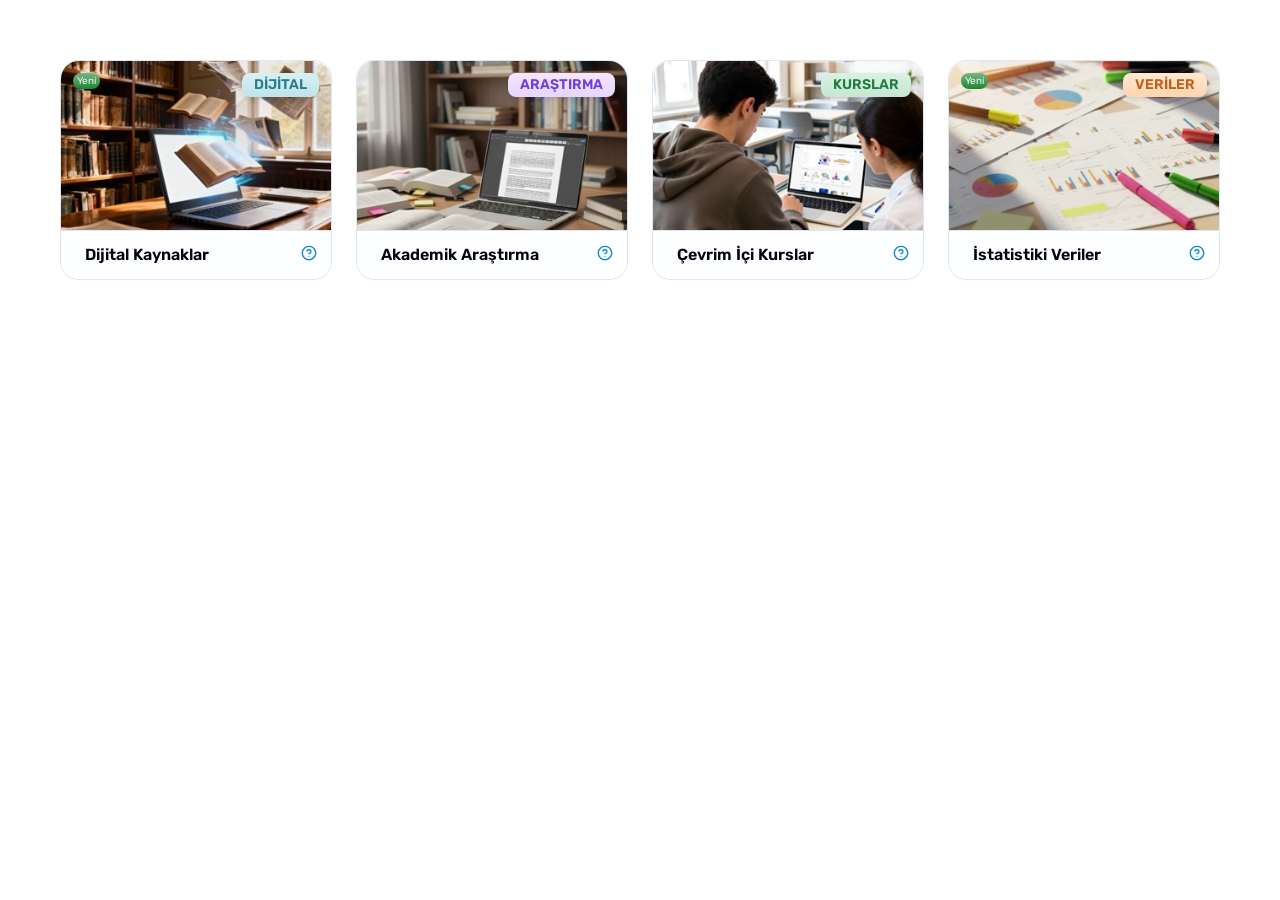
<file: index.html>
<!DOCTYPE html>
<html lang="tr">
<head>
    <meta charset="UTF-8">
    <meta name="viewport" content="width=device-width, initial-scale=1.0">
    <title>Dijital Öğrenme Köprüsü | OGM Materyal</title>
    <link rel="stylesheet" href="dijital-kopru.css">
</head>
<body>
    <div class="cards-container">
        <!-- Card 1: Dijital Kaynaklar -->
    <div class="card clickable" data-href="dijital-kaynaklar.html">
            <div class="card-image card-dijital-kutuphaneler">
                <div class="new-badge">Yeni</div>
                <div class="category-label label-aqua">DİJİTAL</div>
            </div>
            <div class="card-content">
                <div class="card-title">Dijital Kaynaklar</div>
                <div class="info-icon">
                    <img src="images/info.svg" alt="Info Icon" />
                    <div class="tooltip">Çevrimiçi kütüphane ve diğer yayınlardan yararlanabilmeniz ve araştırmalarınızda istifade edebilmeniz için ansiklopedi, kütüphane, gazete ve dergi arşivlerine bu bölümden ulaşabilirsiniz.</div>
                </div>
            </div>
        </div>

        <!-- Card 2: Akademik Araştırma -->
    <div class="card clickable" data-href="akademik-arastirma.html">
            <div class="card-image card-akademik-arastirma">
                <div class="category-label label-lavender">ARAŞTIRMA</div>
            </div>
            <div class="card-content">
                <div class="card-title">Akademik Araştırma</div>
                <div class="info-icon">
                    <img src="images/info.svg" alt="Info Icon" />
                    <div class="tooltip">Araştırma ve projelerinizde faydalanabileceğiniz makale, tez vb. akademik çalışmalara bu bölümden ulaşabilirsiniz.</div>
                </div>
            </div>
        </div>

        <!-- Card 3: Çevrim İçi Kurslar -->
    <div class="card clickable" data-href="kurslar.html">
            <div class="card-image card-cevrim-ici-kurslar">
                <div class="category-label label-jade">KURSLAR</div>
            </div>
            <div class="card-content">
                <div class="card-title">Çevrim İçi Kurslar</div>
                <div class="info-icon">
                    <img src="images/info.svg" alt="Info Icon" />
                    <div class="tooltip">Üniversitelerin ve kurumların birçok alanda hazırladığı çevrimiçi derslere ve kurs programlarına bu bölümden ulaşabilirsiniz.</div>
                </div>
            </div>
        </div>

        <!-- Card 4: İstatistiki Veriler -->
    <div class="card clickable" data-href="istatistiki-veri-kanallari.html">
            <div class="card-image card-istatistiki-veriler">
                <div class="new-badge">Yeni</div>
                <div class="category-label label-apricot">VERİLER</div>
            </div>
            <div class="card-content">
                <div class="card-title">İstatistiki Veriler</div>
                <div class="info-icon">
                    <img src="images/info.svg" alt="Info Icon" />
                    <div class="tooltip">Farklı alanlarda yapılmış çalışmaların istatistiki bilgilerine ve veri setlerine bu bölümden ulaşabilirsiniz.</div>
                </div>
            </div>
        </div>
    </div>
    </div>
        <script src="tooltip.js"></script>
        <script src="main.js"></script>
    </body>
</html>
</file>
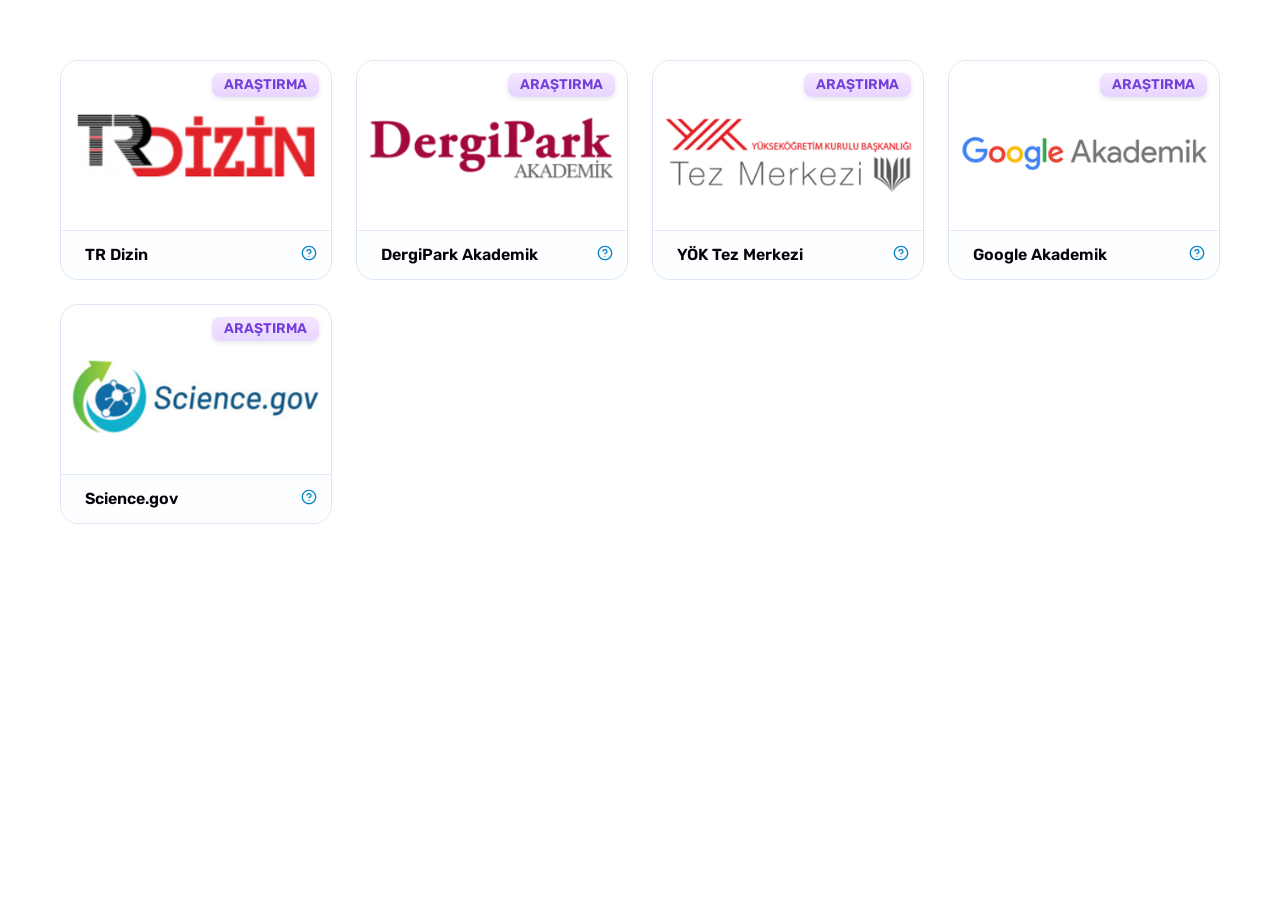
<file: akademik-arastirma.html>
<!DOCTYPE html>
<html lang="tr">
<head>
    <meta charset="UTF-8">
    <meta name="viewport" content="width=device-width, initial-scale=1.0">
    <title>Akademik Araştırma Siteleri | Dijital Öğrenme Köprüsü</title>
    <link rel="stylesheet" href="dijital-kopru.css">
</head>
<body>
    
    <div class="cards-container">
        <!-- TR Dizin -->
    <div class="card clickable" data-href="https://trdizin.gov.tr/" data-target="_blank">
            <div class="card-image white-bg logo-bg-tr-dizin">
                <div class="category-label label-lavender">ARAŞTIRMA</div>
            </div>
            <div class="card-content">
                <div class="card-title">TR Dizin</div>
                <div class="info-icon">
                    <img src="images/info.svg" alt="Info Icon" />
                    <div class="tooltip">Ulusal/uluslararası dizinlerde veya platformlarda yer alan dergilerin yanı sıra henüz hiç bir dizinde yer almayan, yayın hayatına yeni başlamış dergileri barındıran ulusal atıf dizinidir.</div>
                </div>
            </div>
        </div>

        <!-- DergiPark Akademik -->
    <div class="card clickable" data-href="https://dergipark.org.tr/" data-target="_blank">
            <div class="card-image white-bg logo-bg-dergipark">
                <div class="category-label label-lavender">ARAŞTIRMA</div>
            </div>
            <div class="card-content">
                <div class="card-title">DergiPark Akademik</div>
                <div class="info-icon">
                    <img src="images/info.svg" alt="Info Icon" />
                    <div class="tooltip">TÜBİTAK ULAKBİM çatısı altında, Türkiye'de yayınlanan akademik hakemli dergilerin yer aldığı ulusal atıf dizinidir.</div>
                </div>
            </div>
        </div>

        <!-- YÖK Tez Merkezi -->
    <div class="card clickable" data-href="https://tez.yok.gov.tr/UlusalTezMerkezi/" data-target="_blank">
            <div class="card-image white-bg logo-bg-yok-tez">
                <div class="category-label label-lavender">ARAŞTIRMA</div>
            </div>
            <div class="card-content">
                <div class="card-title">YÖK Tez Merkezi</div>
                <div class="info-icon">
                    <img src="images/info.svg" alt="Info Icon" />
                    <div class="tooltip">Yükseköğretim Kurulu Tez Merkezi'nde bulunan basılı bütün tezleri tarayarak, üye olduktan sonra izinli tezlere tam metin(pdf) olarak erişebileceğiniz bir sitedir.</div>
                </div>
            </div>
        </div>

        <!-- Google Akademik -->
    <div class="card clickable" data-href="https://scholar.google.com/" data-target="_blank">
            <div class="card-image white-bg logo-bg-google-akademik">
                <div class="category-label label-lavender">ARAŞTIRMA</div>
            </div>
            <div class="card-content">
                <div class="card-title">Google Akademik</div>
                <div class="info-icon">
                    <img src="images/info.svg" alt="Info Icon" />
                    <div class="tooltip">Akademik yayıncılardan, profesyonel topluluklardan, çevrimiçi veri havuzlarından, üniversitelerden ve diğer web sitelerinden makaleler, tezler, kitaplar, özetler ve mahkeme görüşleri gibi birçok kaynaktan bilimsel literatür için geniş çaplı arama motorudur.</div>
                </div>
            </div>
        </div>

        <!-- Science.gov -->
    <div class="card clickable" data-href="https://www.science.gov/" data-target="_blank">
            <div class="card-image white-bg logo-bg-science-gov">
                <div class="category-label label-lavender">ARAŞTIRMA</div>
            </div>
            <div class="card-content">
                <div class="card-title">Science.gov</div>
                <div class="info-icon">
                    <img src="images/info.svg" alt="Info Icon" />
                    <div class="tooltip">ABD hükümetinin, federal olarak finanse edilen bilimsel araştırma sonuçlarının yer aldığı devasa depolara, hazır erişim sağlayan resmi bir web sitesidir.</div>
                </div>
            </div>
        </div>
    </div>
    </div>
        <script src="tooltip.js"></script>
        <script src="main.js"></script>
    </body>
</html>
</file>
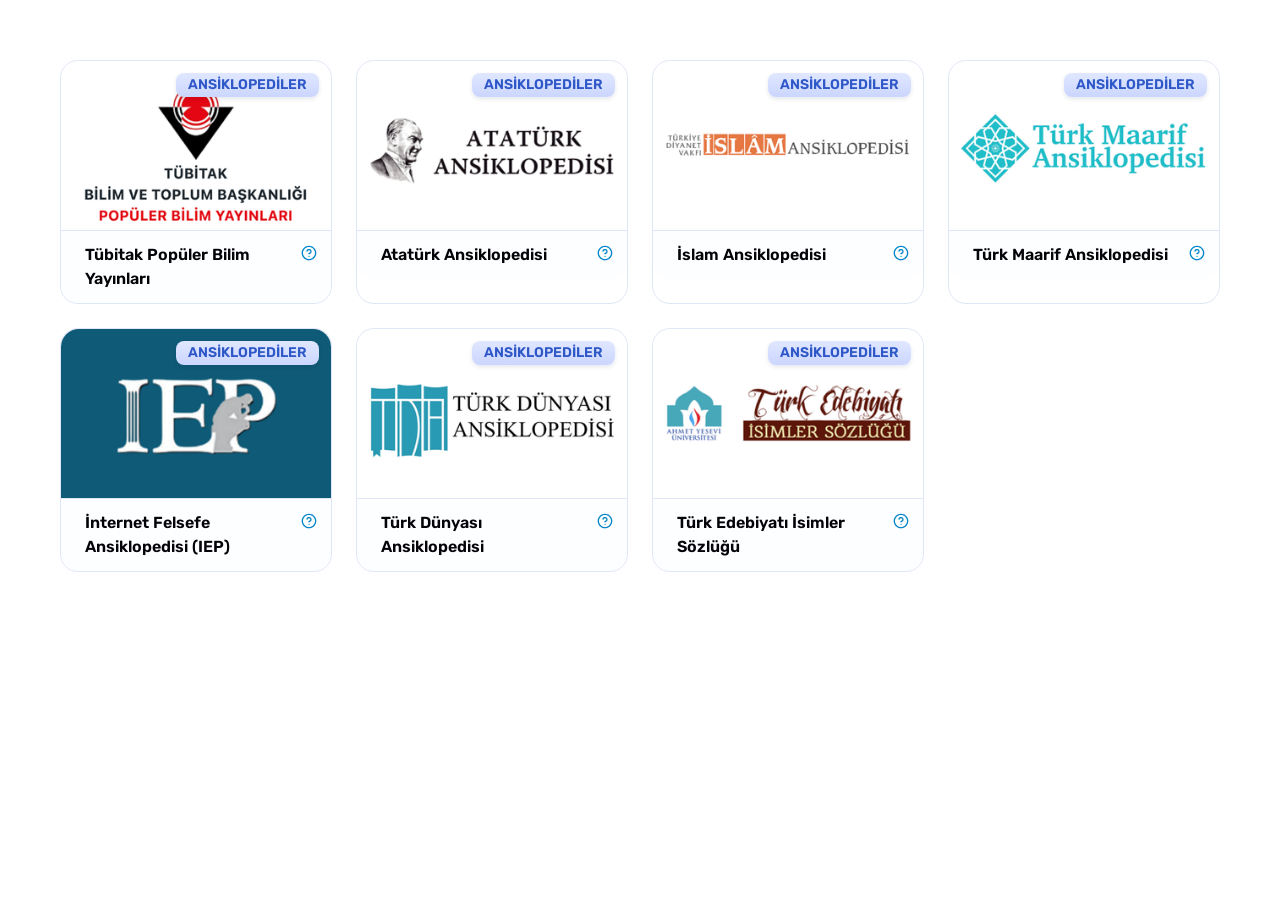
<file: ansiklopediler.html>
<!DOCTYPE html>
<html lang="tr">
<head>
  <meta charset="UTF-8">
  <meta name="viewport" content="width=device-width, initial-scale=1.0">
  <title>Ansiklopediler | Dijital Köprü</title>
  <link rel="stylesheet" href="dijital-kopru.css">
</head>
<body>
  <div class="cards-container">

    <!-- Tübitak Popüler Bilim Yayınları -->
  <div class="card clickable" data-href="https://ansiklopedi.tubitak.gov.tr/" data-target="_blank">
      <div class="card-image white-bg logo-bg-tubitak">
        <div class="category-label label-periwinkle">ANSİKLOPEDİLER</div>
      </div>
      <div class="card-content">
        <div class="card-title">Tübitak Popüler Bilim Yayınları</div>
  <div class="info-icon">
          <img src="images/info.svg" alt="Info Icon" />
          <div class="tooltip">Sosyal Bilimler Ansiklopedisi'nde, sosyal ve beşerî bilim alanlarından 1.100'den fazla madde yer almaktadır. Kutup Bilimleri Ansiklopedisi, kapsamında yer alan toplam 565 madde ile Yer Bilimleri, Fiziki Bilimler, Yaşam Bilimleri ile Sosyal ve Beşerî Bilimler bağlamındaki konuları bir araya getirmektedir.</div>
        </div>
      </div>
    </div>

    <!-- Atatürk Ansiklopedisi -->
  <div class="card clickable" data-href="https://ataturkansiklopedisi.gov.tr/" data-target="_blank">
      <div class="card-image white-bg logo-bg-ataturk">
        <div class="category-label label-periwinkle">ANSİKLOPEDİLER</div>
      </div>
      <div class="card-content">
        <div class="card-title">Atatürk Ansiklopedisi</div>
  <div class="info-icon">
          <img src="images/info.svg" alt="Info Icon" />
          <div class="tooltip">Gazi Mustafa Kemal Atatürk’ün Türk ulusunun geleceğinin şekillenmesinde, toplumun yapılanmasında etkili olan olaylar, gerçekleştirdiği inkılâplar ve dönemin tarihî şahsiyetleri hakkında birincil, güvenilir kaynaklara dayalı bilgi vermek amacıyla hazırlanmıştır.</div>
        </div>
      </div>
    </div>

    <!-- İslam Ansiklopedisi -->
  <div class="card clickable" data-href="https://islamansiklopedisi.org.tr/" data-target="_blank">
      <div class="card-image white-bg logo-bg-islam">
        <div class="category-label label-periwinkle">ANSİKLOPEDİLER</div>
      </div>
      <div class="card-content">
        <div class="card-title">İslam Ansiklopedisi</div>
  <div class="info-icon">
          <img src="images/info.svg" alt="Info Icon" />
          <div class="tooltip">İslâm dini, tarihi ve medeniyeti ile İslâm toplumlarına dair hemen her konuda güvenilir, doğru ve yeterli bilgi sunmayı hedefleyen, İslâm ilimlerinin yanı sıra beşerî ve sosyal bilimlerin farklı alanlarında yapılacak araştırmalar için kapsamlı bir kaynaktır.</div>
        </div>
      </div>
    </div>

    <!-- Türk Maarif Ansiklopedisi -->
  <div class="card clickable" data-href="https://turkmaarifansiklopedisi.gov.tr/" data-target="_blank">
      <div class="card-image white-bg logo-bg-turkmaarif">
        <div class="category-label label-periwinkle">ANSİKLOPEDİLER</div>
      </div>
      <div class="card-content">
        <div class="card-title">Türk Maarif Ansiklopedisi</div>
  <div class="info-icon">
          <img src="images/info.svg" alt="Info Icon" />
          <div class="tooltip">Türkiye Maarif Ansiklopedisi, Türkiye'nin eğitimdeki uluslararası yüzü Türkiye Maarif Vakfı ve akademik birikimin referans kaynağı TÜBA'nın önderliğinde, uzman yazar ve akademisyenlerin katkılarıyla oluşturuldu. Toplam 1200 maddeyi kapsayan ve şu ana kadar 1134 maddesinin yazımı tamamlanan bu eser, Türk eğitim geleneğine ışık tutacak önemli bir kaynak niteliği taşımaktadır.</div>
        </div>
      </div>
    </div>

    <!-- İnternet Felsefe Ansiklopedisi (IEP) -->
  <div class="card clickable" data-href="https://iep.utm.edu/" data-target="_blank">
      <div class="card-image white-bg logo-bg-iep">
        <div class="category-label label-periwinkle">ANSİKLOPEDİLER</div>
      </div>
      <div class="card-content">
        <div class="card-title">İnternet Felsefe Ansiklopedisi (IEP)</div>
  <div class="info-icon">
          <img src="images/info.svg" alt="Info Icon" />
          <div class="tooltip">İnternet Felsefe Ansiklopedisi (IEP), felsefenin tüm alanlarındaki önemli konular ve filozoflar hakkında ayrıntılı, bilimsel, hakemli bilgilere açık erişim sağlamak için 1995 yılında kurulmuştur.</div>
        </div>
      </div>
    </div>

    <!-- Türk Dünyası Ansiklopedisi -->
  <div class="card clickable" data-href="https://turkdunyasiansiklopedisi.gov.tr/" data-target="_blank">
      <div class="card-image white-bg logo-bg-turkdunya">
        <div class="category-label label-periwinkle">ANSİKLOPEDİLER</div>
      </div>
      <div class="card-content">
        <div class="card-title">Türk Dünyası Ansiklopedisi</div>
  <div class="info-icon">
          <img src="images/info.svg" alt="Info Icon" />
          <div class="tooltip">Türk Dünyası Ansiklopedisi’nde, Türk medeniyetinin izlerini taşıyan coğrafyalarda kurulmuş devletlere, yetişmiş önemli şahsiyetlere, meydana gelmiş olaylara, inşa edilmiş kültür ve medeniyete, kısacası Türk coğrafyasındaki/dünyasındaki zengin tarihî birikime yer verilmesi hedeflenmiştir.</div>
        </div>
      </div>
    </div>

    <!-- Türk Edebiyatı İsimler Sözlüğü -->
  <div class="card clickable" data-href="https://teis.yesevi.edu.tr/" data-target="_blank">
      <div class="card-image white-bg logo-bg-teis">
        <div class="category-label label-periwinkle">ANSİKLOPEDİLER</div>
      </div>
      <div class="card-content">
        <div class="card-title">Türk Edebiyatı İsimler Sözlüğü</div>
  <div class="info-icon">
          <img src="images/info.svg" alt="Info Icon" />
          <div class="tooltip">Türk Edebiyatı İsimler Sözlüğü başlangıçtan günümüze kadar Türk edebiyatına ait şair ve yazarların biyografilerini modern biyografi anlayışına göre ele alan bir çalışmadır. Genel Ağ ortamında bütün dünyanın hizmetine sunulan Türk Edebiyatı İsimler Sözlüğü, belirli aralıklarla yeni araştırmalar ışığında güncellenecektir.</div>
        </div>
      </div>
    </div>
  </div>
  </div>
  <script src="tooltip.js"></script>
  <script src="main.js"></script>
</body>
</html>
</file>
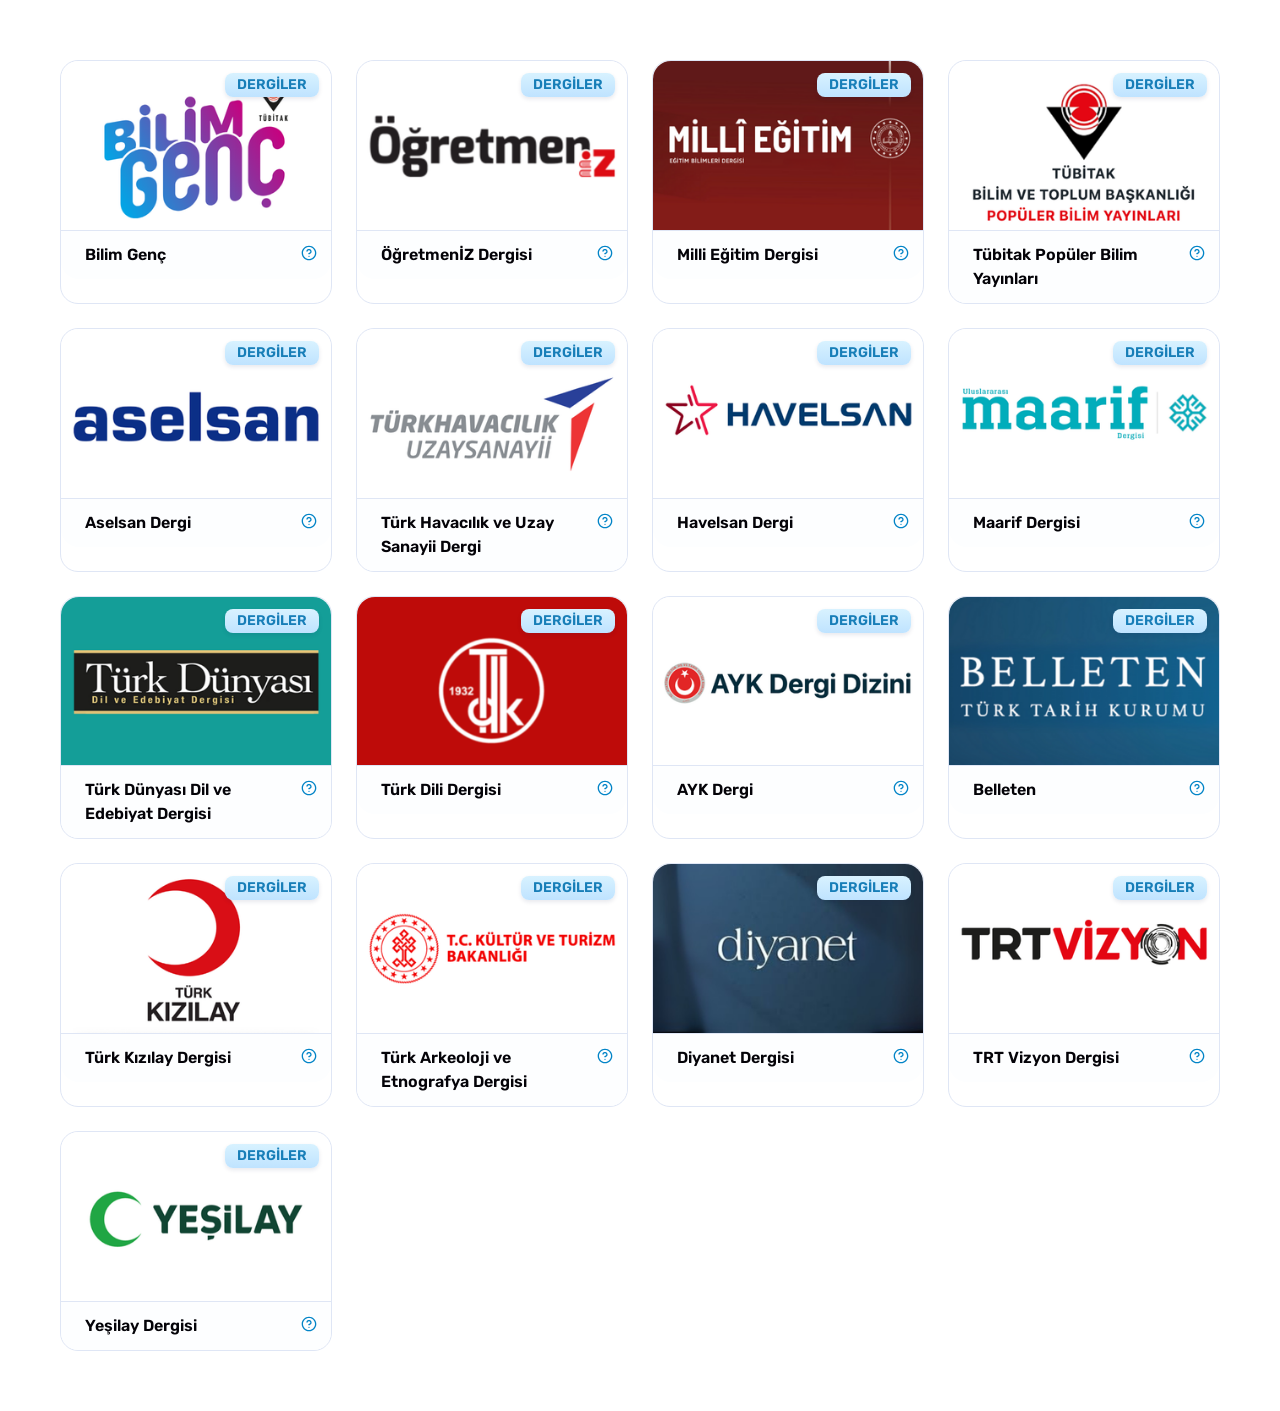
<file: dergiler.html>
<!DOCTYPE html>
<html lang="tr">
<head>
    <meta charset="UTF-8">
    <meta name="viewport" content="width=device-width, initial-scale=1.0">
    <title>Dergiler | Dijital Öğrenme Köprüsü</title>
    <link rel="stylesheet" href="dijital-kopru.css">
</head>
<body>
    
    <div class="cards-container">
        <!-- Bilim Genç -->
    <div class="card clickable" data-href="https://bilimgenc.tubitak.gov.tr/" data-target="_blank">
            <div class="card-image white-bg logo-bg-bilim-genc">
                <div class="category-label label-sky">DERGİLER</div>
            </div>
            <div class="card-content">
                <div class="card-title">Bilim Genç</div>
                <div class="info-icon">
                    <img src="images/info.svg" alt="Info Icon" />
                    <div class="tooltip">TÜBİTAK'ın Dijital popüler bilim yayını Bilim Genç’te yer alan videolar ve bilgilendirici grafikler karmaşık bilimsel konuların daha kolay anlaşılmasını sağlarken, etkileşimli zekâ oyunları öğrenmeyi eğlenceli hale getiriyor.</div>
                </div>
            </div>
        </div>

        <!-- ÖğretmenİZ Dergisi -->
    <div class="card clickable" data-href="https://ogretmeniz.meb.gov.tr/" data-target="_blank">
            <div class="card-image white-bg logo-bg-ogretmeniz">
                <div class="category-label label-sky">DERGİLER</div>
            </div>
            <div class="card-content">
                <div class="card-title">ÖğretmenİZ Dergisi</div>
                <div class="info-icon">
                    <img src="images/info.svg" alt="Info Icon" />
                    <div class="tooltip">ÖğretmenİZ, öğretmenlerimizin değerinin, toplumdaki öneminin ve saygınlığının ön plana çıkarılmasını desteklemek amacıyla hazırlanmış bir dijital platformdur.</div>
                </div>
            </div>
        </div>

        <!-- Milli Eğitim Dergisi -->
    <div class="card clickable" data-href="https://dergipark.org.tr/tr/pub/milliegitim" data-target="_blank">
            <div class="card-image white-bg logo-bg-milli-egitim">
                <div class="category-label label-sky">DERGİLER</div>
            </div>
            <div class="card-content">
                <div class="card-title">Milli Eğitim Dergisi</div>
                <div class="info-icon">
                    <img src="images/info.svg" alt="Info Icon" />
                    <div class="tooltip">Millî Eğitim dergisi, eğitim ve öğretim kuram ve faaliyetlerine odaklanan bilimsel makalelere yer veren saygın bir bilimsel yayın organıdır. Dergi, okul öncesi eğitimden yükseköğretime kadar tüm eğitim kademelerinde geniş bir yelpazede öğrenciler, öğretmenler, eğitim yöneticileri, örgün ve yaygın eğitime yönelik yapılan çalışmaları kapsamına alır.</div>
                </div>
            </div>
        </div>

        <!-- Tübitak Popüler Bilim Yayınları -->
    <div class="card clickable" data-href="https://services.tubitak.gov.tr/edergi/edergi.htm" data-target="_blank">
            <div class="card-image white-bg logo-bg-tubitak-populer">
                <div class="category-label label-sky">DERGİLER</div>
            </div>
            <div class="card-content">
                <div class="card-title">Tübitak Popüler Bilim Yayınları</div>
                <div class="info-icon">
                    <img src="images/info.svg" alt="Info Icon" />
                    <div class="tooltip">TÜBİTAK değerli öğrencilerde ve okurlarında araştırma yapma, soru sorma, merak etme ve okuma isteği uyandırmak amacıyla popüler bilim dergilerinin tüm arşiv sayılarını ücretsiz erişime sunuyor.</div>
                </div>
            </div>
        </div>

        <!-- Aselsan Dergi -->
    <div class="card clickable" data-href="https://www.aselsan.com/tr/dergiler" data-target="_blank">
            <div class="card-image white-bg logo-bg-aselsan">
                <div class="category-label label-sky">DERGİLER</div>
            </div>
            <div class="card-content">
                <div class="card-title">Aselsan Dergi</div>
                <div class="info-icon">
                    <img src="images/info.svg" alt="Info Icon" />
                    <div class="tooltip">ASELSAN Dergisinde ürettiği cihaz ve sistemler ile yurt savunmasında önemli görevler üstlenen ASELSAN’ın faaliyetleri için mühendislik gücünü oluşturan teknik yazılar ve gelişmeler sunulmaktadır.</div>
                </div>
            </div>
        </div>

        <!-- Türk Havacılık ve Uzay Sanayii Dergi -->
    <div class="card clickable" data-href="https://www.tusas.com/medya-merkezi/Dergi" data-target="_blank">
            <div class="card-image white-bg logo-bg-tusas">
                <div class="category-label label-sky">DERGİLER</div>
            </div>
            <div class="card-content">
                <div class="card-title">Türk Havacılık ve Uzay Sanayii Dergi</div>
                <div class="info-icon">
                    <img src="images/info.svg" alt="Info Icon" />
                    <div class="tooltip">Havacılık ve uzay sanayi sistemlerinin geliştirilmesi, modernizasyonu, üretimi, sistem entegrasyonu ve yaşam döngüsü destek süreçlerinde Türkiye'nin teknoloji merkezi konumuna gelen TUSAŞ’ın faaliyetlerine Turkish Aerospace dergisinden ulaşabilirsiniz.</div>
                </div>
            </div>
        </div>

        <!-- Havelsan Dergi -->
    <div class="card clickable" data-href="https://www.havelsan.com/tr/havelsan-dergi" data-target="_blank">
            <div class="card-image white-bg logo-bg-havelsan">
                <div class="category-label label-sky">DERGİLER</div>
            </div>
            <div class="card-content">
                <div class="card-title">Havelsan Dergi</div>
                <div class="info-icon">
                    <img src="images/info.svg" alt="Info Icon" />
                    <div class="tooltip">Havelsan Dergisinde, geleceğin teknolojilerine yatırım yapan vizyonunu buna göre belirleyen milli bir şirketimiz olan Havelsan’nın yürüttüğü teknolojik araştırmalar ve projeler ile ilgili yazılara yer veriliyor.</div>
                </div>
            </div>
        </div>

        <!-- Maarif Dergisi -->
    <div class="card clickable" data-href="https://maarifdergisi.com/" data-target="_blank">
            <div class="card-image white-bg logo-bg-maarif">
                <div class="category-label label-sky">DERGİLER</div>
            </div>
            <div class="card-content">
                <div class="card-title">Maarif Dergisi</div>
                <div class="info-icon">
                    <img src="images/info.svg" alt="Info Icon" />
                    <div class="tooltip">Kâr amacı gütmeyen, kamu yararına çalışan, her ülkede okul öncesinden yükseköğretime eğitimin her aşamasında etkin faaliyet yürütmek amacıyla kurulan Türkiye Maarif Vakfının eğitim ile ilgili çalışmalarına proje ve araştırmalarına yer veriyor.</div>
                </div>
            </div>
        </div>

        <!-- Türk Dünyası Dil ve Edebiyat Dergisi -->
    <div class="card clickable" data-href="https://tdkturkdunyasi.gov.tr/" data-target="_blank">
            <div class="card-image white-bg logo-bg-turk-dunyasi-dergi">
                <div class="category-label label-sky">DERGİLER</div>
            </div>
            <div class="card-content">
                <div class="card-title">Türk Dünyası Dil ve Edebiyat Dergisi</div>
                <div class="info-icon">
                    <img src="images/info.svg" alt="Info Icon" />
                    <div class="tooltip">Türk yazı dilleri, lehçeleri ve edebiyatlarının tarihî ve günümüzdeki özelliklerini, eserlerini, yazarlarını, sorunlarını ele alan ilmî yazılarla dil ve edebiyat araştırmalarına yer verilmektedir.</div>
                </div>
            </div>
        </div>

        <!-- Türk Dili Dergisi -->
    <div class="card clickable" data-href="https://tdk.gov.tr/yayinlar/sureli-yayinlarimiz/turk-dili-dergisi/" data-target="_blank">
            <div class="card-image white-bg logo-bg-turk-dili">
                <div class="category-label label-sky">DERGİLER</div>
            </div>
            <div class="card-content">
                <div class="card-title">Türk Dili Dergisi</div>
                <div class="info-icon">
                    <img src="images/info.svg" alt="Info Icon" />
                    <div class="tooltip">Türk Dili’nde, belirli bir düzeyi tutturmak koşuluyla deneme, şiir, hikâye, günlük, anı, çeviri, eleştiri vb. edebî ürünler yayımlanır. Ayrıca Türkçenin ve Türk edebiyatının güncel sorunlarını ele alan, bilimsel veya popüler yazılar da dergide yer almaktadır.</div>
                </div>
            </div>
        </div>

        <!-- AYK Dergi -->
    <div class="card clickable" data-href="https://dergi.ayk.gov.tr/" data-target="_blank">
            <div class="card-image white-bg logo-bg-ayk">
                <div class="category-label label-sky">DERGİLER</div>
            </div>
            <div class="card-content">
                <div class="card-title">AYK Dergi</div>
                <div class="info-icon">
                    <img src="images/info.svg" alt="Info Icon" />
                    <div class="tooltip">Alanlarındaki en eski ve köklü dergileri yayınlayan Atatürk Kültür, Dil ve Tarih Yüksek Kurumu bünyesindeki Türk Tarih Kurumu, Türk Dil Kurumu, Atatürk Araştırma Merkezi ve Atatürk Kültür Merkezi gibi kurumlara ait 8 adet dergiye tek bir platformdan erişim sağlanmaktadır.</div>
                </div>
            </div>
        </div>

        <!-- Belleten -->
    <div class="card clickable" data-href="https://belleten.gov.tr/" data-target="_blank">
            <div class="card-image white-bg logo-bg-belleten">
                <div class="category-label label-sky">DERGİLER</div>
            </div>
            <div class="card-content">
                <div class="card-title">Belleten</div>
                <div class="info-icon">
                    <img src="images/info.svg" alt="Info Icon" />
                    <div class="tooltip">Türk Tarih Kurumunun hakemli dergisidir. Adını bizzat Atatürk’ün verdiği, Belleten dergisi, 1937 yılında yayın hayatına başlamıştır ve yılda üç sayı (Nisan-Ağustos-Aralık) olmak üzere hem basılı hem de elektronik olarak yayımlanmaktadır.</div>
                </div>
            </div>
        </div>

        <!-- Türk Kızılay Dergisi -->
    <div class="card clickable" data-href="https://www.kizilay.org.tr/KizilayMedya/KizilayDergi" data-target="_blank">
            <div class="card-image white-bg logo-bg-turk-kizilay">
                <div class="category-label label-sky">DERGİLER</div>
            </div>
            <div class="card-content">
                <div class="card-title">Türk Kızılay Dergisi</div>
                <div class="info-icon">
                    <img src="images/info.svg" alt="Info Icon" />
                    <div class="tooltip">1868 de bir çadırla hikâyesine başlayan Türk Kızılayının günümüze kadarki binlerce insani yardım hikâyesine ve daha fazlasına 1868 dergisinden ulaşabilirsiniz.</div>
                </div>
            </div>
        </div>

        <!-- Türk Arkeoloji ve Etnografya Dergisi -->
    <div class="card clickable" data-href="https://taed.ktb.gov.tr/TR-273118/e-dergi.html" data-target="_blank">
            <div class="card-image white-bg logo-bg-turk-arkeoloji">
                <div class="category-label label-sky">DERGİLER</div>
            </div>
            <div class="card-content">
                <div class="card-title">Türk Arkeoloji ve Etnografya Dergisi</div>
                <div class="info-icon">
                    <img src="images/info.svg" alt="Info Icon" />
                    <div class="tooltip">2021 yılından itibaren hakemli dergi statüsünde basılı ve elektronik ortamda, bilimsel, açık erişimli, disiplinler arası süreli bir yayın statüsü ile T.C. Kültür ve Turizm Bakanlığı Kültür Varlıkları ve Müzeler Genel Müdürlüğü tarafından yılda iki sayı olarak çıkarılmaktadır.</div>
                </div>
            </div>
        </div>

        <!-- Diyanet Dergisi -->
    <div class="card clickable" data-href="https://dergi.diyanet.gov.tr/indexarsiv.php" data-target="_blank">
            <div class="card-image white-bg logo-bg-diyanet">
                <div class="category-label label-sky">DERGİLER</div>
            </div>
            <div class="card-content">
                <div class="card-title">Diyanet Dergisi</div>
                <div class="info-icon">
                    <img src="images/info.svg" alt="Info Icon" />
                    <div class="tooltip">Diyanet İşleri Başkanlığının, milletçe dayanışma ve bütünleşmeyi ve toplumu din konusunda sağlam kaynaklara ve sahih bilgiye dayalı olarak aydınlatmak için, gerçek ve elektronik ortamda hazırladığı bütün dergilere buradan ulaşabilirsiniz.</div>
                </div>
            </div>
        </div>

        <!-- TRT Vizyon Dergisi -->
    <div class="card clickable" data-href="https://www.trt.net.tr/kurumsal/basili-yayinlar/vizyon-dergisi" data-target="_blank">
            <div class="card-image white-bg logo-bg-trt-vizyon">
                <div class="category-label label-sky">DERGİLER</div>
            </div>
            <div class="card-content">
                <div class="card-title">TRT Vizyon Dergisi</div>
                <div class="info-icon">
                    <img src="images/info.svg" alt="Info Icon" />
                    <div class="tooltip">Türkiye’nin kamu yayıncısı olan TRT televizyonunun haber yayınları dizi ve film projelerine aylık Radyo Televizyon dergisinden ulaşabilirsiniz.</div>
                </div>
            </div>
        </div>

        <!-- Yeşilay Dergisi -->
    <div class="card clickable" data-href="https://www.yesilay.org.tr/tr/yesilay-dergisi" data-target="_blank">
            <div class="card-image white-bg logo-bg-yesilay">
                <div class="category-label label-sky">DERGİLER</div>
            </div>
            <div class="card-content">
                <div class="card-title">Yeşilay Dergisi</div>
                <div class="info-icon">
                    <img src="images/info.svg" alt="Info Icon" />
                    <div class="tooltip">Bağımlılıkla mücadelede ulusal ve uluslararası düzeyde öncü rol oynayan Yeşilay’ın yayımladığı Türkiye’nin en köklü sağlık ve yaşam dergisi Yeşilay Dergisi’nden faydalı sağlık, yaşam, spor, kültür ve sanat içeriklerine ulaşabilirsiniz.</div>
                </div>
            </div>
        </div>
    </div>
    </div>
    <script src="tooltip.js"></script>
    <script src="main.js"></script>
</body>
</html>
</file>
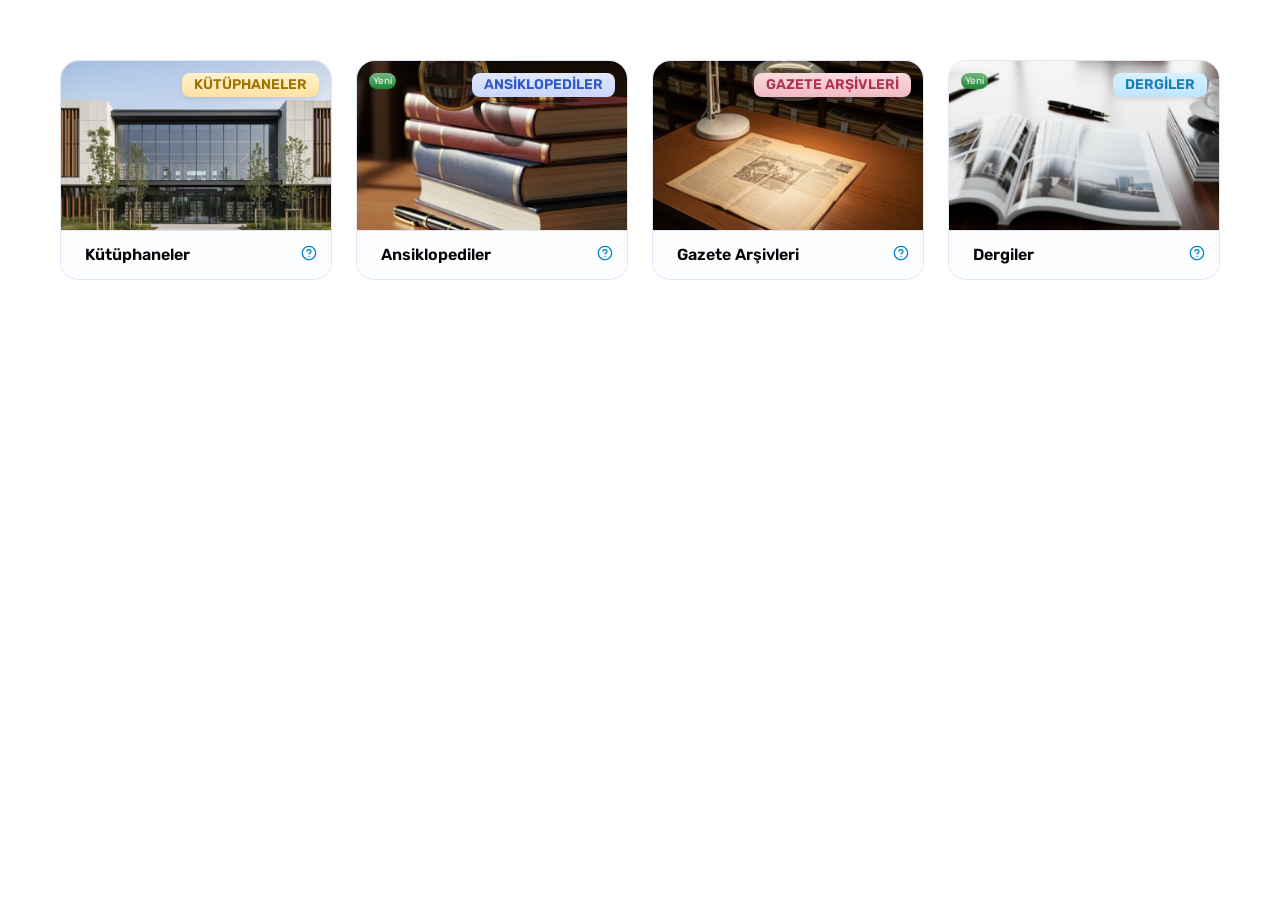
<file: dijital-kaynaklar.html>
<!DOCTYPE html>
<html lang="tr">
<head>
    <meta charset="UTF-8">
    <meta name="viewport" content="width=device-width, initial-scale=1.0">
    <title>Dijital Kaynaklar | Dijital Öğrenme Köprüsü</title>
    <link rel="stylesheet" href="dijital-kopru.css">
</head>
<body>
    
    <div class="cards-container">
        <!-- Card 5: Kütüphaneler -->
    <div class="card clickable" data-href="kutuphaneler.html">
            <div class="card-image card-kutuphaneler">
                <div class="category-label label-amber">KÜTÜPHANELER</div>
            </div>
            <div class="card-content">
                <div class="card-title">Kütüphaneler</div>
                <div class="info-icon">
                    <img src="images/info.svg" alt="Info Icon" />
                    <div class="tooltip">Dijital kütüphanelere bu bölümden ulaşabilirsiniz.</div>
                </div>
            </div>
        </div>

        <!-- Card 6: Ansiklopediler -->
    <div class="card clickable" data-href="ansiklopediler.html">
            <div class="card-image card-ansiklopediler">
                <div class="new-badge">Yeni</div>
                <div class="category-label label-periwinkle">ANSİKLOPEDİLER</div>
            </div>
            <div class="card-content">
                <div class="card-title">Ansiklopediler</div>
                <div class="info-icon">
                    <img src="images/info.svg" alt="Info Icon" />
                    <div class="tooltip">Dijital ansiklopedilere bu bölümden ulaşabilirsiniz.</div>
                </div>
            </div>
        </div>

        <!-- Card 7: Gazete Arşivleri -->
    <div class="card clickable" data-href="gazete-arsivleri.html">
            <div class="card-image card-gazete-arsivleri">
                <div class="category-label label-cerise">GAZETE ARŞİVLERİ</div>
            </div>
            <div class="card-content">
                <div class="card-title">Gazete Arşivleri</div>
                <div class="info-icon">
                    <img src="images/info.svg" alt="Info Icon" />
                    <div class="tooltip">Dijital gazete arşivlerine bu bölümden ulaşabilirsiniz.</div>
                </div>
            </div>
        </div>

        <!-- Card 8: Dergiler -->
    <div class="card clickable" data-href="dergiler.html">
            <div class="card-image card-dergiler">
                <div class="new-badge">Yeni</div>
                <div class="category-label label-sky">DERGİLER</div>
            </div>
            <div class="card-content">
                <div class="card-title">Dergiler</div>
                <div class="info-icon">
                    <img src="images/info.svg" alt="Info Icon" />
                    <div class="tooltip">Dijital dergilere bu bölümden ulaşabilirsiniz.</div>
                </div>
            </div>
        </div>
    </div>
    </div>
    <script src="tooltip.js"></script>
    <script src="main.js"></script>
</body>
</html>
</file>
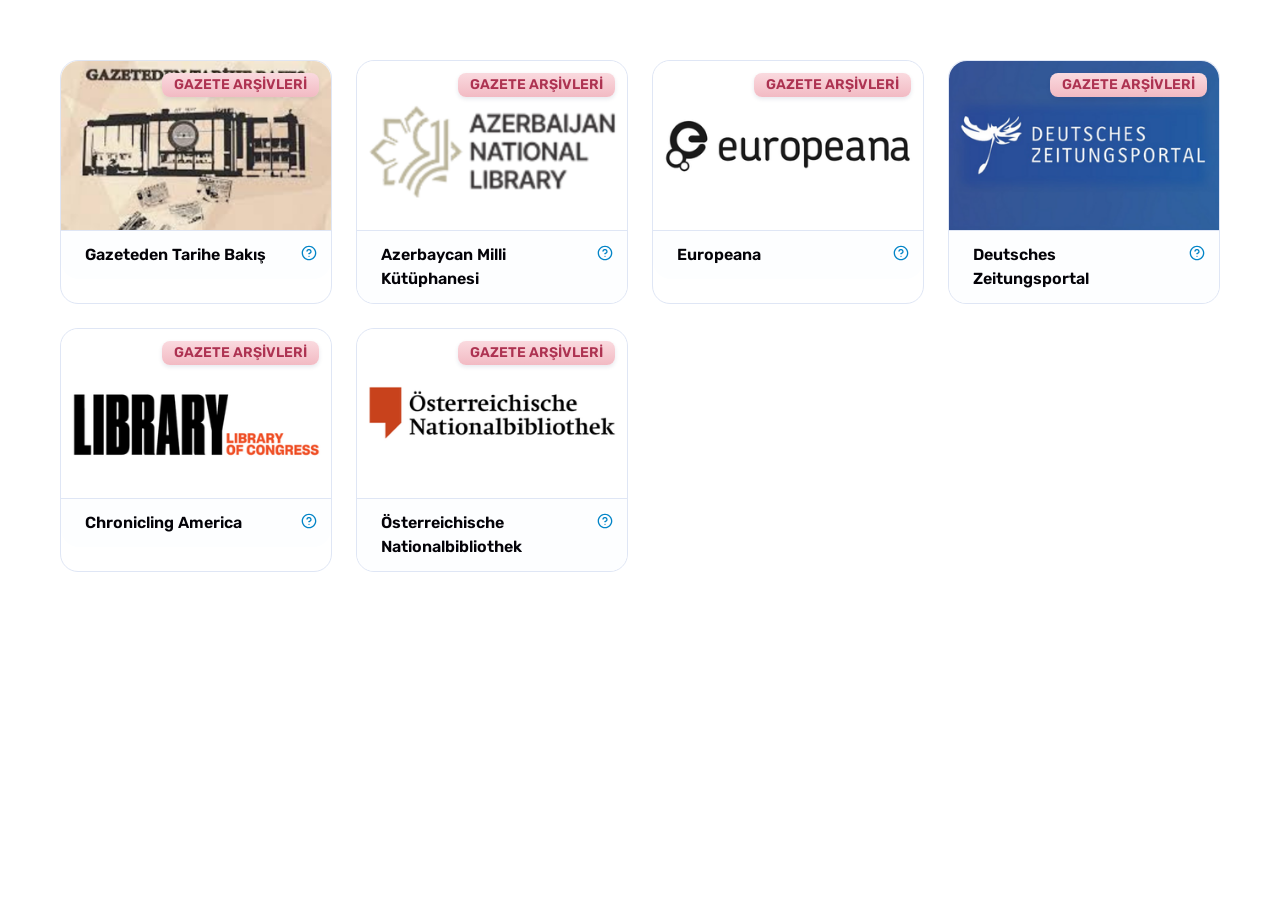
<file: gazete-arsivleri.html>
<!DOCTYPE html>
<html lang="tr">
<head>
    <meta charset="UTF-8">
    <meta name="viewport" content="width=device-width, initial-scale=1.0">
    <title>Gazete Arşivleri | Dijital Öğrenme Köprüsü</title>
    <link rel="stylesheet" href="dijital-kopru.css">
</head>
<body>
    
    <div class="cards-container">
        <!-- Gazeteden Tarihe Bakış -->
    <div class="card clickable" data-href="https://nek.istanbul.edu.tr/ekos/GAZETE/" data-target="_blank">
            <div class="card-image white-bg logo-bg-gazeteden">
                <div class="category-label label-cerise">GAZETE ARŞİVLERİ</div>
            </div>
            <div class="card-content">
                <div class="card-title">Gazeteden Tarihe Bakış</div>
                <div class="info-icon">
                    <img src="images/info.svg" alt="Info Icon" />
                    <div class="tooltip">İstanbul Üniversitesi Merkez Kütüphane Koleksiyonunda Osmanlıca, Rumca, Bulgarca, Fransızca, Almanca, İngilizce ve Türkçe gibi çeşitli dillerde yayımlanan yaklaşık 18.422 adet cilt gazete yer almaktadır.</div>
                </div>
            </div>
        </div>

        <!-- Azerbaycan Milli Kütüphane Dijital Gazete Arşivi -->
    <div class="card clickable" data-href="https://www.millikitabxana.az/en/newspapers" data-target="_blank">
            <div class="card-image white-bg logo-bg-azerbaycan">
                <div class="category-label label-cerise">GAZETE ARŞİVLERİ</div>
            </div>
            <div class="card-content">
                <div class="card-title">Azerbaycan Milli Kütüphanesi</div>
                <div class="info-icon">
                    <img src="images/info.svg" alt="Info Icon" />
                    <div class="tooltip">Azerbaycan Millî Kütüphanesine ait dijital arşivin yer aldığı sitedir.</div>
                </div>
            </div>
        </div>

        <!-- Europeana -->
    <div class="card clickable" data-href="https://www.europeana.eu/en/search?qf=collection%3Anewspaper" data-target="_blank">
            <div class="card-image white-bg logo-bg-europeana">
                <div class="category-label label-cerise">GAZETE ARŞİVLERİ</div>
            </div>
            <div class="card-content">
                <div class="card-title">Europeana</div>
                <div class="info-icon">
                    <img src="images/info.svg" alt="Info Icon" />
                    <div class="tooltip">Europeana web sitesi, kültürel miras meraklılarına, profesyonellere, öğretmenlere ve araştırmacılara Avrupa'daki gazete, sanat, arkeoloji, moda, bilim, spor ve çok daha fazlasına ilişkin sanat eserlerini, kitapları, müzikleri ve videoları dijital ortamda sunmaktadır.</div>
                </div>
            </div>
        </div>

        <!-- Deutsches Zeitungsportal -->
    <div class="card clickable" data-href="https://www.deutsche-digitale-bibliothek.de/newspaper" data-target="_blank">
            <div class="card-image white-bg logo-bg-deutsches">
                <div class="category-label label-cerise">GAZETE ARŞİVLERİ</div>
            </div>
            <div class="card-content">
                <div class="card-title">Deutsches Zeitungsportal</div>
                <div class="info-icon">
                    <img src="images/info.svg" alt="Info Icon" />
                    <div class="tooltip">Alman dijital kütüphanesinin amacı kültürel mirası eğitim, araştırma veya sadece eğlence için erişilebilir kılmaktır. 1671'den 1994'e kadar Tarihi Gazetelere ulaşabilirsiniz.</div>
                </div>
            </div>
        </div>

        <!-- Library of Congress - Chronicling America -->
    <div class="card clickable" data-href="https://www.loc.gov/collections/chronicling-america/" data-target="_blank">
            <div class="card-image white-bg logo-bg-chronicling">
                <div class="category-label label-cerise">GAZETE ARŞİVLERİ</div>
            </div>
            <div class="card-content">
                <div class="card-title">Chronicling America</div>
                <div class="info-icon">
                    <img src="images/info.svg" alt="Info Icon" />
                    <div class="tooltip">Chronicling America, tarihi gazeteler ve seçilmiş dijital gazete sayfalarıyla ilgili bilgilere erişim sağlayan açıklayıcı bilgiler içeren ABD gazetelerinin İnternet tabanlı bir Web sitesidir.</div>
                </div>
            </div>
        </div>

        <!-- Österreichische Nationalbibliothek - ANNO -->
    <div class="card clickable" data-href="https://anno.onb.ac.at/" data-target="_blank">
            <div class="card-image white-bg logo-bg-anno">
                <div class="category-label label-cerise">GAZETE ARŞİVLERİ</div>
            </div>
            <div class="card-content">
                <div class="card-title">Österreichische Nationalbibliothek</div>
                <div class="info-icon">
                    <img src="images/info.svg" alt="Info Icon" />
                    <div class="tooltip">ANNO, Avusturya Milli Kütüphanesi'nin sanal gazete okuma odasıdır. ANNO'da tarihi Avusturya gazete ve dergilerini çevrimiçi olarak tarayabilir, okuyabilir ve arayabilirsiniz.</div>
                </div>
            </div>
        </div>
    </div>
    </div>
    <script src="tooltip.js"></script>
    <script src="main.js"></script>
</body>
</html>
</file>
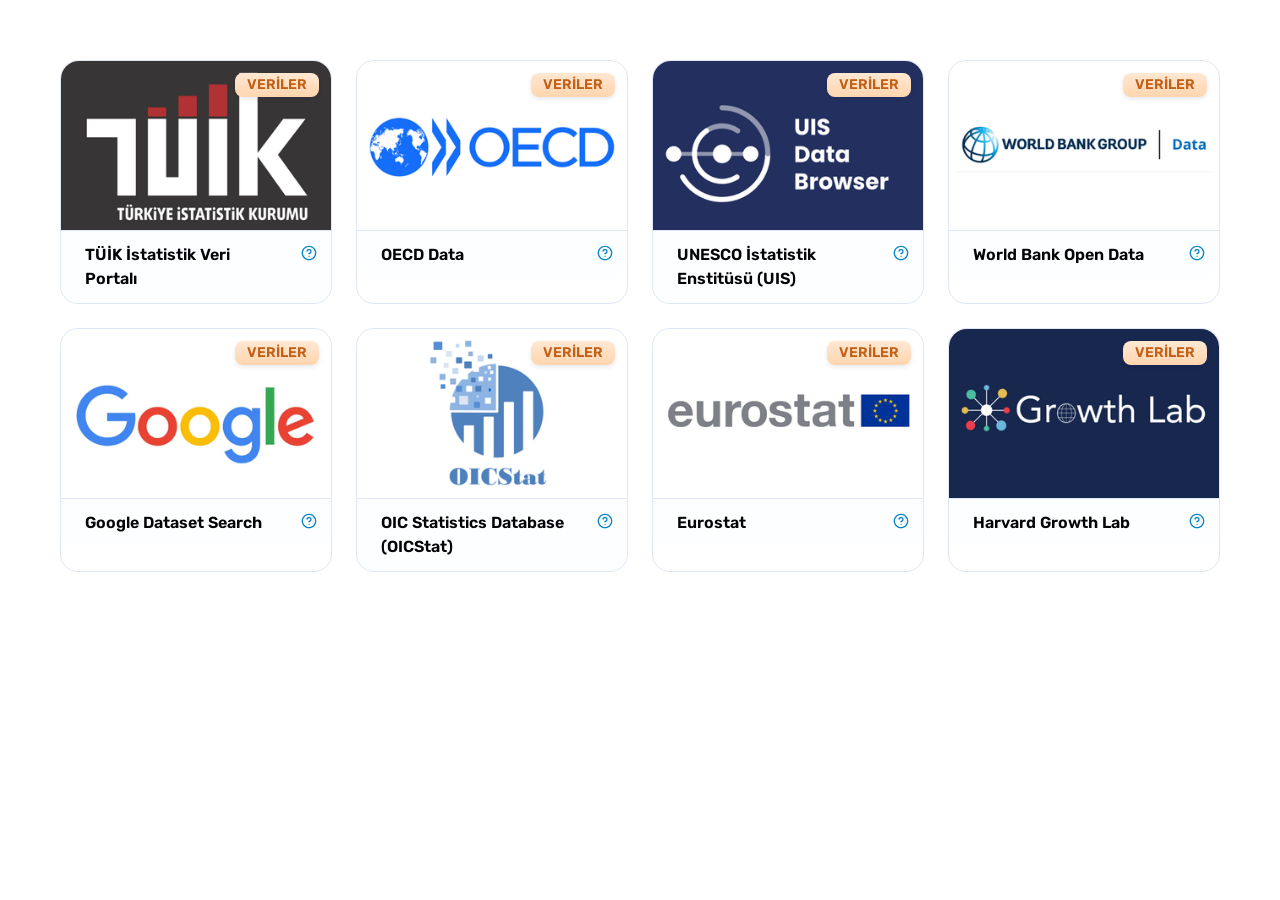
<file: istatistiki-veri-kanallari.html>
<!DOCTYPE html>
<html lang="tr">
<head>
    <meta charset="UTF-8">
    <meta name="viewport" content="width=device-width, initial-scale=1.0">
    <title>İstatistiki Veri Kanalları | Dijital Öğrenme Köprüsü</title>
    <link rel="stylesheet" href="dijital-kopru.css">
</head>
<body>
    
    <div class="cards-container">
        <!-- TÜİK İstatistik Veri Portalı -->
    <div class="card clickable" data-href="https://data.tuik.gov.tr/" data-target="_blank">
            <div class="card-image white-bg logo-bg-tuik">
                <div class="category-label label-apricot">VERİLER</div>
            </div>
            <div class="card-content">
                <div class="card-title">TÜİK İstatistik Veri Portalı</div>
                <div class="info-icon">
                    <img src="images/info.svg" alt="Info Icon" />
                    <div class="tooltip">Bu portal ile kullanıcıların, TÜİK tarafından üretilen verilere daha kolay ve hızlı bir şekilde ulaşması amaçlanmıştır.</div>
                </div>
            </div>
        </div>

        <!-- OECD Data -->
    <div class="card clickable" data-href="https://www.oecd.org/en/data.html" data-target="_blank">
            <div class="card-image white-bg logo-bg-oecd">
                <div class="category-label label-apricot">VERİLER</div>
            </div>
            <div class="card-content">
                <div class="card-title">OECD Data</div>
                <div class="info-icon">
                    <img src="images/info.svg" alt="Info Icon" />
                    <div class="tooltip">OECD Data, OECD ülkeleri ve seçili üye olmayan ülkeler için verileri ve meta verileri içermektedir.</div>
                </div>
            </div>
        </div>

        <!-- UNESCO İstatistik Enstitüsü (UIS) -->
    <div class="card clickable" data-href="https://databrowser.uis.unesco.org/" data-target="_blank">
            <div class="card-image white-bg logo-bg-unesco">
                <div class="category-label label-apricot">VERİLER</div>
            </div>
            <div class="card-content">
                <div class="card-title">UNESCO İstatistik Enstitüsü (UIS)</div>
                <div class="info-icon">
                    <img src="images/info.svg" alt="Info Icon" />
                    <div class="tooltip">UNESCO İstatistik Enstitüsü (UIS), eğitim, bilim, kültür ve iletişim konularında uluslararası düzeyde karşılaştırılabilir verileri içermektedir.</div>
                </div>
            </div>
        </div>

        <!-- World Bank Open Data -->
    <div class="card clickable" data-href="https://data.worldbank.org/?intcid=ecr_hp_BeltC_en_ext" data-target="_blank">
            <div class="card-image white-bg logo-bg-worldbank">
                <div class="category-label label-apricot">VERİLER</div>
            </div>
            <div class="card-content">
                <div class="card-title">World Bank Open Data</div>
                <div class="info-icon">
                    <img src="images/info.svg" alt="Info Icon" />
                    <div class="tooltip">Kendi sorgunuzu oluşturabileceğiniz, çeşitli konulardaki zaman serisi verilerinin koleksiyonlarını içeren Dünya Banka’sına ait bir analiz ve görselleştirme aracıdır.</div>
                </div>
            </div>
        </div>

        <!-- Google Dataset Search -->
    <div class="card clickable" data-href="https://datasetsearch.research.google.com/" data-target="_blank">
            <div class="card-image white-bg logo-bg-google-dataset">
                <div class="category-label label-apricot">VERİLER</div>
            </div>
            <div class="card-content">
                <div class="card-title">Google Dataset Search</div>
                <div class="info-icon">
                    <img src="images/info.svg" alt="Info Icon" />
                    <div class="tooltip">Araştırmacıların ücretsiz olarak kullanıma sunulan çevrimiçi verileri bulmalarına yardımcı olan bir Google arama motorudur.</div>
                </div>
            </div>
        </div>

        <!-- OIC Statistics Database (OICStat) -->
    <div class="card clickable" data-href="https://oicstat.sesric.org/" data-target="_blank">
            <div class="card-image white-bg logo-bg-oicstat">
                <div class="category-label label-apricot">VERİLER</div>
            </div>
            <div class="card-content">
                <div class="card-title">OIC Statistics Database (OICStat)</div>
                <div class="info-icon">
                    <img src="images/info.svg" alt="Info Icon" />
                    <div class="tooltip">İslam İşbirliği Teşkilatı (OIC) üyesi ülkelere ilişkin ilk ve tek uluslararası istatistik deposu olan OICStat Veri Tabanı, hali hazırda 1970 yılına kadar verilere uzanan 27 kategoride, 1852 adet göstergeyi barındırıyor.</div>
                </div>
            </div>
        </div>

        <!-- Eurostat -->
    <div class="card clickable" data-href="https://ec.europa.eu/eurostat/web/main/data" data-target="_blank">
            <div class="card-image white-bg logo-bg-eurostat">
                <div class="category-label label-apricot">VERİLER</div>
            </div>
            <div class="card-content">
                <div class="card-title">Eurostat</div>
                <div class="info-icon">
                    <img src="images/info.svg" alt="Info Icon" />
                    <div class="tooltip">Avrupa'ya ilişkin yüksek kaliteli istatistik ve veriler sağlayan Eurostat ile veri tabanına, istatistiksel temalara, deneysel istatistiklere, veri grafiklerine, eğitim materyallerine ve daha fazlasına ulaşabilirsiniz.</div>
                </div>
            </div>
        </div>

        <!-- Harvard Growth Lab -->
    <div class="card clickable" data-href="https://atlas.hks.harvard.edu/" data-target="_blank">
            <div class="card-image white-bg logo-bg-harvard-growth">
                <div class="category-label label-apricot">VERİLER</div>
            </div>
            <div class="card-content">
                <div class="card-title">Harvard Growth Lab</div>
                <div class="info-icon">
                    <img src="images/info.svg" alt="Info Icon" />
                    <div class="tooltip">Harvard Growth Lab'ın araştırma ve veri görselleştirme aracı, dünya çapındaki her ülke için ekonomik dinamikleri ve yeni büyüme fırsatlarını anlamak için kullanılmaktadır.</div>
                </div>
            </div>
        </div>
    </div>
    </div>
    <script src="tooltip.js"></script>
    <script src="main.js"></script>
</body>
</html>
</file>
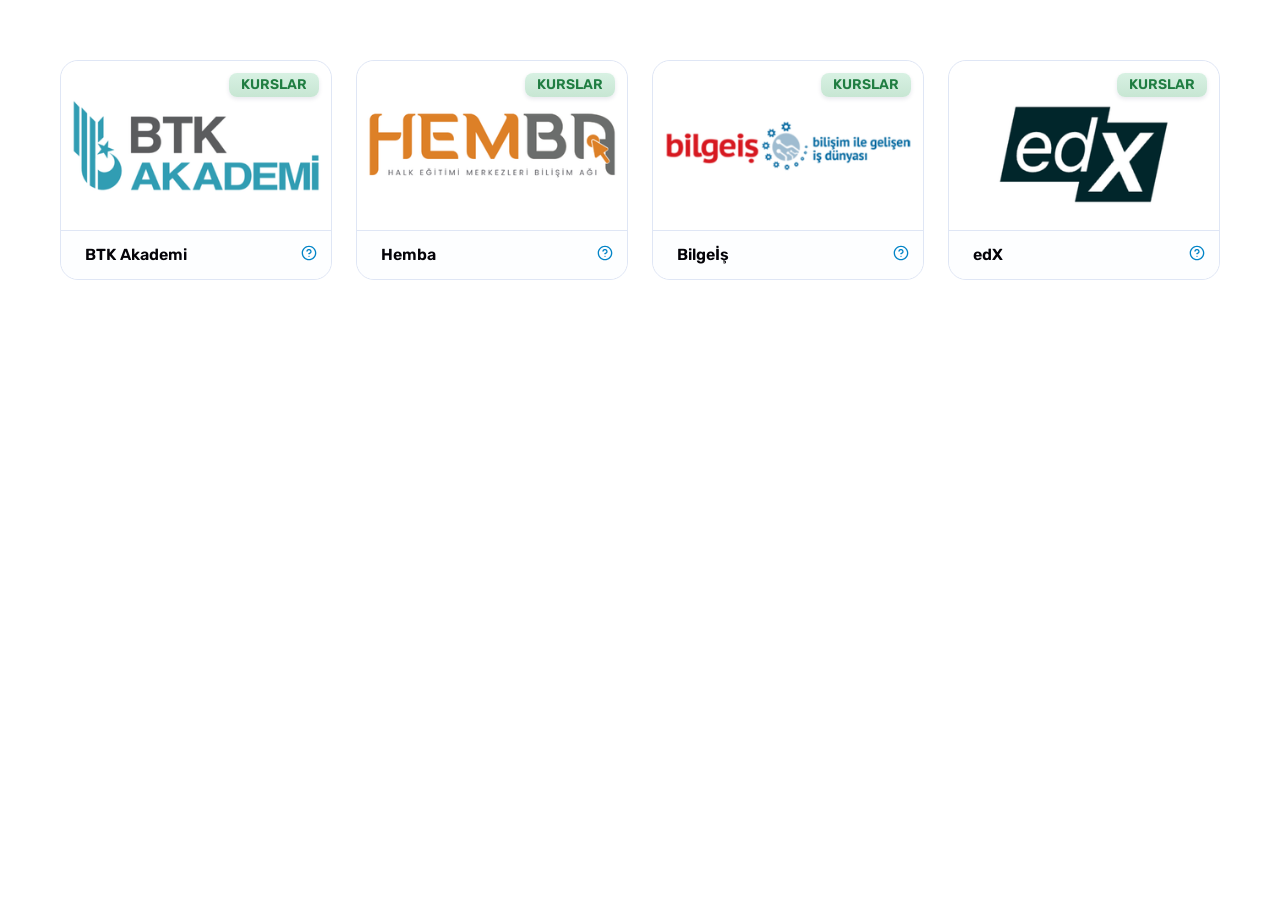
<file: kurslar.html>
<!DOCTYPE html>
<html lang="tr">
<head>
    <meta charset="UTF-8">
    <meta name="viewport" content="width=device-width, initial-scale=1.0">
    <title>Kurslar | Dijital Öğrenme Köprüsü</title>
    <link rel="stylesheet" href="dijital-kopru.css">
</head>
<body>
    
    <div class="cards-container">
        <!-- BTK Akademi -->
    <div class="card clickable" data-href="https://www.btkakademi.gov.tr/portal" data-target="_blank">
            <div class="card-image white-bg logo-bg-btk-akademi">
                <div class="category-label label-jade">KURSLAR</div>
            </div>
            <div class="card-content">
                <div class="card-title">BTK Akademi</div>
                <div class="info-icon">
                    <img src="images/info.svg" alt="Info Icon" />
                    <div class="tooltip">BTK Akademi, Bilgi Teknolojileri ve İletişim Kurumu’nun online eğitim sertifika programlarıyla teknoloji dünyasının güncel bilgisini halka aktarmayı amaçlayan bir eğitim merkezidir.</div>
                </div>
            </div>
        </div>

        <!-- Hemba -->
    <div class="card clickable" data-href="https://hemba.gov.tr/" data-target="_blank">
            <div class="card-image white-bg logo-bg-hemba">
                <div class="category-label label-jade">KURSLAR</div>
            </div>
            <div class="card-content">
                <div class="card-title">Hemba</div>
                <div class="info-icon">
                    <img src="images/info.svg" alt="Info Icon" />
                    <div class="tooltip">Millî Eğitim Bakanlığınca hizmete sunulan Halk Eğitim Merkezleri Bilişim Ağı (HEMBA), kurs merkezlerine gitmeye gerek kalmadan uzaktan eğitimle kurs tamamlama ve sertifika alamaya olanak sağlar.</div>
                </div>
            </div>
        </div>

        <!-- Bilgeİş -->
    <div class="card clickable" data-href="https://bilgeis.net/" data-target="_blank">
            <div class="card-image white-bg logo-bg-bilgeis">
                <div class="category-label label-jade">KURSLAR</div>
            </div>
            <div class="card-content">
                <div class="card-title">Bilgeİş</div>
                <div class="info-icon">
                    <img src="images/info.svg" alt="Info Icon" />
                    <div class="tooltip">Orta Doğu Teknik Üniversitesi (ODTÜ) tarafından, Türkiye'de çalışan ve işverenlerin bilgi ve iletişim teknolojileri yoluyla mesleki gelişimlerinin desteklenmesine yönelik hazırlanmış olan, aslında herkese açık bir platformdur.</div>
                </div>
            </div>
        </div>

        <!-- edX -->
    <div class="card clickable" data-href="https://www.edx.org/" data-target="_blank">
            <div class="card-image white-bg logo-bg-edx">
                <div class="category-label label-jade">KURSLAR</div>
            </div>
            <div class="card-content">
                <div class="card-title">edX</div>
                <div class="info-icon">
                    <img src="images/info.svg" alt="Info Icon" />
                    <div class="tooltip">İş arayanlar, profesyoneller, öğrenciler, öğretmenler, evde eğitim görenler, yüksekokul ya da üniversite için hazırlık yapanlar, yeteneklerini geliştirmek isteyen herkes için çevrimiçi açık dersler sunan bir platformdur.</div>
                </div>
            </div>
        </div>
    </div>
    </div>
    <script src="tooltip.js"></script>
    <script src="main.js"></script>
</body>
</html>
</file>
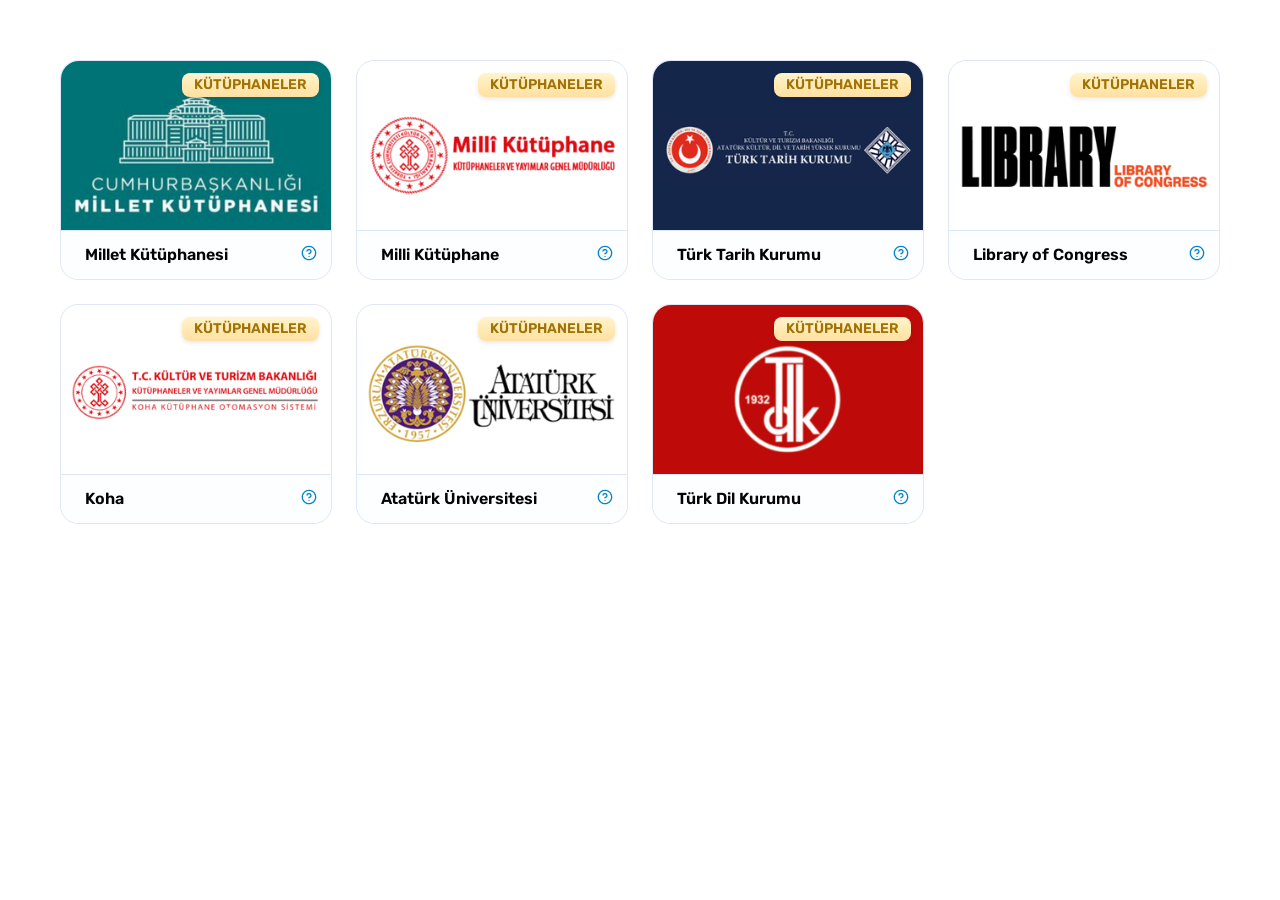
<file: kutuphaneler.html>
<!DOCTYPE html>
<html lang="tr">
<head>
    <meta charset="UTF-8">
    <meta name="viewport" content="width=device-width, initial-scale=1.0">
    <title>Kütüphaneler | Dijital Öğrenme Köprüsü</title>
    <link rel="stylesheet" href="dijital-kopru.css">
</head>
<body>
    
    <div class="cards-container">
        <!-- Millet Kütüphanesi -->
    <div class="card clickable" data-href="https://mk.gov.tr" data-target="_blank">
            <div class="card-image white-bg logo-bg-millet">
                <div class="category-label label-amber">KÜTÜPHANELER</div>
            </div>
            <div class="card-content">
                <div class="card-title">Millet Kütüphanesi</div>
                <div class="info-icon">
                    <img src="images/info.svg" alt="Info Icon" />
                    <div class="tooltip">134 farklı dilde 4 milyon adet basılı kitap ve süreli yayından oluşan koleksiyon, 550.000 e-kitap, 6.500.000 elektronik tez ve 120 milyon elektronik makale ve rapor ile ülkemizin en büyük kütüphanesidir.</div>
                </div>
            </div>
        </div>

        <!-- Milli Kütüphane -->
    <div class="card clickable" data-href="https://www.millikutuphane.gov.tr/" data-target="_blank">
            <div class="card-image white-bg logo-bg-milli">
                <div class="category-label label-amber">KÜTÜPHANELER</div>
            </div>
            <div class="card-content">
                <div class="card-title">Milli Kütüphane</div>
                <div class="info-icon">
                    <img src="images/info.svg" alt="Info Icon" />
                    <div class="tooltip">Kütüphaneler ve Yayımlar Genel Müdürlüğüne bağlı Millî Kütüphane'de yer alan süreli yayınlar, el yazması eserler ve kitap dışı materyallerin dijital hâline bu linkten ulaşabilirsiniz.</div>
                </div>
            </div>
        </div>

        <!-- Türk Tarih Kurumu -->
    <div class="card clickable" data-href="https://ttk.gov.tr/kutuphane/" data-target="_blank">
            <div class="card-image white-bg logo-bg-ttk">
                <div class="category-label label-amber">KÜTÜPHANELER</div>
            </div>
            <div class="card-content">
                <div class="card-title">Türk Tarih Kurumu</div>
                <div class="info-icon">
                    <img src="images/info.svg" alt="Info Icon" />
                    <div class="tooltip">Kütüphaneden Osmanlıca, Arapça ve Farsça kaynak eserler başta olmak üzere 7500 adet dijitalleştirilmiş nadir eser ve elyazması esere ayrıca zengin bir Atatürk fotoğraf koleksiyonuna erişim sağlanmaktadır.</div>
                </div>
            </div>
        </div>

        <!-- Library of Congress -->
    <div class="card clickable" data-href="https://www.loc.gov/" data-target="_blank">
            <div class="card-image white-bg logo-bg-loc">
                <div class="category-label label-amber">KÜTÜPHANELER</div>
            </div>
            <div class="card-content">
                <div class="card-title">Library of Congress</div>
                <div class="info-icon">
                    <img src="images/info.svg" alt="Info Icon" />
                    <div class="tooltip">ABD Kongresi'nin ana araştırma kolu olan, koleksiyonlarında milyonlarca kitap, film ve video, ses kaydı, fotoğraf, gazete, harita ve el yazması bulunan dünyanın en büyük kütüphanesidir.</div>
                </div>
            </div>
        </div>

        <!-- Koha -->
    <div class="card clickable" data-href="https://koha.ekutuphane.gov.tr/" data-target="_blank">
            <div class="card-image white-bg logo-bg-koha">
                <div class="category-label label-amber">KÜTÜPHANELER</div>
            </div>
            <div class="card-content">
                <div class="card-title">Koha</div>
                <div class="info-icon">
                    <img src="images/info.svg" alt="Info Icon" />
                    <div class="tooltip">Koha, açık kaynaklı bir kütüphane otomasyon sistemi ve entegre kütüphane yönetim yazılımı olarak, kütüphanelerin koleksiyon yönetimi, ödünç verme işlemleri, kullanıcı yönetimi ve raporlama gibi işlevleri dijital ortamda gerçekleştirmelerine olanak tanır.</div>
                </div>
            </div>
        </div>

        <!-- Atatürk Üniversitesi -->
    <div class="card clickable" data-href="https://bilgimerkezi.atauni.edu.tr/" data-target="_blank">
            <div class="card-image white-bg logo-bg-atauni">
                <div class="category-label label-amber">KÜTÜPHANELER</div>
            </div>
            <div class="card-content">
                <div class="card-title">Atatürk Üniversitesi</div>
                <div class="info-icon">
                    <img src="images/info.svg" alt="Info Icon" />
                    <div class="tooltip">Seyfettin Özege Nadir Eserler Salonunda bulunan 50.000 civarında Osmanlıca ( Eski Türkçe) , Arapça ve Farsça eserler, dijitalleştirilerek online olarak hizmete sunulmuştur. Atatürk Üniversitesi bünyesinde faaliyet gösteren kullanıcılar, kütüphane katalog tarama sistemine girerek eserlerin dijitallerine ulaşabilmektedir.</div>
                </div>
            </div>
        </div>

        <!-- Türk Dil Kurumu -->
    <div class="card clickable" data-href="http://katalog.tdk.gov.tr/" data-target="_blank">
            <div class="card-image white-bg logo-bg-tdk">
                <div class="category-label label-amber">KÜTÜPHANELER</div>
            </div>
            <div class="card-content">
                <div class="card-title">Türk Dil Kurumu</div>
                <div class="info-icon">
                    <img src="images/info.svg" alt="Info Icon" />
                    <div class="tooltip">Kütüphane, Türk Dil Kurumu gibi bir bilim kurumunun çalışmalarına yardımcı olmak gerekçesiyle kurulmuş, Kurumun geçirdiği evrelere göre gelişmiş ve değerlenmiştir. Katalog taraması üzerinden taramaları yapılan eserler Fotokopi İstek Formu doldurularak kitaplik@tdk.gov.tr adresinden talep edilebilmektedir.</div>
                </div>
            </div>
        </div>
    </div>
    </div>
    <script src="tooltip.js"></script>
    <script src="main.js"></script>
</body>
</html>
</file>
<file: dijital-kopru.css>
/* Import Rubik Font */
@import url('https://fonts.googleapis.com/css2?family=Rubik:ital,wght@0,300;0,400;0,500;0,600;0,700;0,800;0,900;1,300;1,400;1,500;1,600;1,700;1,800;1,900&display=swap');

/* CSS Variables for consistent theming */
:root {
  /* Colors */
  --border-weak: #DFE6F5;
  --background-secondary: #FDFEFF;
  --text-strong: #040308;
  --text-white: #F5F5F5;
  --info-color: #0284C7;
  
  /* Label Palettes */
  --label-lilac-top: #F0E4FF;
  --label-lilac-bottom: #E0CCFF;
  --label-lilac-text: #6F2E94;

  --label-lavender-top: #F4E6FF;
  --label-lavender-bottom: #E7D5FF;
  --label-lavender-text: #713CDC;

  --label-rose-top: #F9DEEA;
  --label-rose-bottom: #F2C4D8;
  --label-rose-text: #A1376F;

  --label-sky-top: #D8F2FF;
  --label-sky-bottom: #BFE3FF;
  --label-sky-text: #177EB8;

  --label-jade-top: #D8F1E3;
  --label-jade-bottom: #C7E6D3;
  --label-jade-text: #1F7D41;

  --label-mint-top: #E3F6E9;
  --label-mint-bottom: #CEEAD6;
  --label-mint-text: #1E8D52;

  --label-amber-top: #FFF4CC;
  --label-amber-bottom: #FFE0A1;
  --label-amber-text: #A07205;

  --label-apricot-top: #FFE8D2;
  --label-apricot-bottom: #FFD5AF;
  --label-apricot-text: #C45E15;

  --label-cerise-top: #FADADF;
  --label-cerise-bottom: #F2BAC3;
  --label-cerise-text: #AD3251;

  --label-aqua-top: #D7F1F4;
  --label-aqua-bottom: #BFE3E8;
  --label-aqua-text: #2A7C8D;

  --label-periwinkle-top: #E0E7FF;
  --label-periwinkle-bottom: #CBD6FF;
  --label-periwinkle-text: #2E57C7;

  /* Accent greens retained for badges */
  --green-300: #75B783;
  --green-500: #198731;
}

/* Base styles */
* {
  margin: 0;
  padding: 0;
  box-sizing: border-box;
}

body {
  font-family: 'Rubik', sans-serif;
  background: white;
  padding: 40px 20px;
}

/* Cards Container */
.cards-container {
    max-width: 1200px;
    margin: 0 auto;
    display: grid;
    grid-template-columns: repeat(4, 1fr);
    gap: 24px;
    padding: 20px;
    -webkit-tap-highlight-color: transparent;
    -webkit-touch-callout: none;
    -webkit-user-select: none;
    user-select: none;
}

/* Individual Card */
.card {
  display: flex;
  flex-direction: column;
  width: 100%;
  border-radius: 18px;
  border: 1px solid var(--border-weak);
  transition: transform 0.2s ease, box-shadow 0.2s ease;
}

.card:hover {
  transform: translateY(-2px);
  box-shadow: 0 8px 24px rgba(0, 0, 0, 0.1);
}

/* clickable card helper (used by category pages) */
.card.clickable {
  cursor: pointer;
}

/* white background helper for card image area when showing logos */
.card-image.white-bg {
  background-color: #ffffff;
}

/* Kütüphaneler logos */
.logo-bg-millet { background-image: url('./images/logos/kutuphaneler/millet-kutuphanesi.png'); background-size: min(140px, 80%); background-repeat: no-repeat; background-position: center; }
.logo-bg-milli { background-image: url('./images/logos/kutuphaneler/milli-kutuphane.png'); background-size: min(140px, 80%); background-repeat: no-repeat; background-position: center; }
.logo-bg-ttk { background-image: url('./images/logos/kutuphaneler/turk-tarih-kurumu.png'); background-size: min(140px, 80%); background-repeat: no-repeat; background-position: center; }
.logo-bg-loc { background-image: url('./images/logos/kutuphaneler/library-of-congress.png'); background-size: min(140px, 80%); background-repeat: no-repeat; background-position: center; }
.logo-bg-koha { background-image: url('./images/logos/kutuphaneler/koha-kutuphane-otomasyon-sistemi.png'); background-size: min(140px, 80%); background-repeat: no-repeat; background-position: center; }
.logo-bg-atauni { background-image: url('./images/logos/kutuphaneler/ataturk-universitesi.png'); background-size: min(140px, 80%); background-repeat: no-repeat; background-position: center; }
.logo-bg-tdk { background-image: url('./images/logos/kutuphaneler/turk-dil-kurumu.png'); background-size: min(140px, 80%); background-repeat: no-repeat; background-position: center; }

.card-image.white-bg { display: flex; align-items: center; justify-content: center; }

/* Ansiklopediler logos */
.logo-bg-tubitak { background-image: url('./images/logos/ansiklopediler/tubitak.png'); background-size: min(140px, 80%); background-repeat: no-repeat; background-position: center; }
.logo-bg-ataturk { background-image: url('./images/logos/ansiklopediler/ataturk-ansiklopedisi.png'); background-size: min(140px, 80%); background-repeat: no-repeat; background-position: center; }
.logo-bg-islam { background-image: url('./images/logos/ansiklopediler/islam-ansiklopedisi.png'); background-size: min(140px, 80%); background-repeat: no-repeat; background-position: center; }
.logo-bg-turkmaarif { background-image: url('./images/logos/ansiklopediler/turk-maarif-ansiklopedisi.png'); background-size: min(140px, 80%); background-repeat: no-repeat; background-position: center; }
.logo-bg-iep { background-image: url('./images/logos/ansiklopediler/iep.png'); background-size: min(140px, 80%); background-repeat: no-repeat; background-position: center; }
.logo-bg-turkdunya { background-image: url('./images/logos/ansiklopediler/turk-dunyasi-ansiklopedisi.png'); background-size: min(140px, 80%); background-repeat: no-repeat; background-position: center; }
.logo-bg-teis { background-image: url('./images/logos/ansiklopediler/teis.png'); background-size: min(140px, 80%); background-repeat: no-repeat; background-position: center; }


/* Gazete Arşivleri logos */
.logo-bg-gazeteden { background-image: url('./images/logos/gazete-arsivleri/gazeteden-tarihe-bakis.png'); background-size: min(140px, 80%); background-repeat: no-repeat; background-position: center; }
.logo-bg-azerbaycan { background-image: url('./images/logos/gazete-arsivleri/azerbaycan-milli-kutuphane.png'); background-size: min(140px, 80%); background-repeat: no-repeat; background-position: center; }
.logo-bg-europeana { background-image: url('./images/logos/gazete-arsivleri/europeana.png'); background-size: min(140px, 80%); background-repeat: no-repeat; background-position: center; }
.logo-bg-deutsches { background-image: url('./images/logos/gazete-arsivleri/deutsches-zeitungsportal.png'); background-size: min(140px, 80%); background-repeat: no-repeat; background-position: center; }
.logo-bg-chronicling { background-image: url('./images/logos/gazete-arsivleri/chronicling-america.png'); background-size: min(140px, 80%); background-repeat: no-repeat; background-position: center; }
.logo-bg-anno { background-image: url('./images/logos/gazete-arsivleri/anno.png'); background-size: min(140px, 80%); background-repeat: no-repeat; background-position: center; }

/* Dergiler logos */
.logo-bg-bilim-genc { background-image: url('./images/logos/dergiler/bilim-genc.png'); background-size: min(140px, 80%); background-repeat: no-repeat; background-position: center; }
.logo-bg-ogretmeniz { background-image: url('./images/logos/dergiler/ogretmeniz.png'); background-size: min(140px, 80%); background-repeat: no-repeat; background-position: center; }
.logo-bg-milli-egitim { background-image: url('./images/logos/dergiler/milli-egitim.png'); background-size: min(140px, 80%); background-repeat: no-repeat; background-position: center; }
.logo-bg-tubitak-populer { background-image: url('./images/logos/dergiler/tubitak-populer-bilim.png'); background-size: min(140px, 80%); background-repeat: no-repeat; background-position: center; }
.logo-bg-aselsan { background-image: url('./images/logos/dergiler/aselsan.png'); background-size: min(140px, 80%); background-repeat: no-repeat; background-position: center; }
.logo-bg-tusas { background-image: url('./images/logos/dergiler/turk-havacilik-ve-uzay-sanayii.png'); background-size: min(140px, 80%); background-repeat: no-repeat; background-position: center; }
.logo-bg-havelsan { background-image: url('./images/logos/dergiler/havelsan.png'); background-size: min(140px, 80%); background-repeat: no-repeat; background-position: center; }
.logo-bg-maarif { background-image: url('./images/logos/dergiler/maarif.png'); background-size: min(140px, 80%); background-repeat: no-repeat; background-position: center; }
.logo-bg-turk-dunyasi-dergi { background-image: url('./images/logos/dergiler/turk-dunyasi-dil-ve-edebiyat.png'); background-size: min(140px, 80%); background-repeat: no-repeat; background-position: center; }
.logo-bg-turk-dili { background-image: url('./images/logos/dergiler/turk-dili.png'); background-size: min(140px, 80%); background-repeat: no-repeat; background-position: center; }
.logo-bg-ayk { background-image: url('./images/logos/dergiler/ayk.png'); background-size: min(140px, 80%); background-repeat: no-repeat; background-position: center; }
.logo-bg-belleten { background-image: url('./images/logos/dergiler/belleten.png'); background-size: min(140px, 80%); background-repeat: no-repeat; background-position: center; }
.logo-bg-turk-kizilay { background-image: url('./images/logos/dergiler/turk-kizilay.png'); background-size: min(140px, 80%); background-repeat: no-repeat; background-position: center; }
.logo-bg-turk-arkeoloji { background-image: url('./images/logos/dergiler/turk-arkeoloji-ve-etnografya.png'); background-size: min(140px, 80%); background-repeat: no-repeat; background-position: center; }
.logo-bg-diyanet { background-image: url('./images/logos/dergiler/diyanet.png'); background-size: min(140px, 80%); background-repeat: no-repeat; background-position: center; }
.logo-bg-trt-vizyon { background-image: url('./images/logos/dergiler/trt-vizyon.png'); background-size: min(140px, 80%); background-repeat: no-repeat; background-position: center; }
.logo-bg-yesilay { background-image: url('./images/logos/dergiler/yesilay.png'); background-size: min(140px, 80%); background-repeat: no-repeat; background-position: center; }

/* İstatistiki Veri Kanalları logos */
.logo-bg-tuik { background-image: url('./images/logos/istatistiki-veri-kanallari/tuik.png'); background-size: min(140px, 80%); background-repeat: no-repeat; background-position: center; }
.logo-bg-oecd { background-image: url('./images/logos/istatistiki-veri-kanallari/oecd.png'); background-size: min(140px, 80%); background-repeat: no-repeat; background-position: center; }
.logo-bg-unesco { background-image: url('./images/logos/istatistiki-veri-kanallari/unesco.png'); background-size: min(140px, 80%); background-repeat: no-repeat; background-position: center; }
.logo-bg-worldbank { background-image: url('./images/logos/istatistiki-veri-kanallari/world-bank.png'); background-size: min(140px, 80%); background-repeat: no-repeat; background-position: center; }
.logo-bg-google-dataset { background-image: url('./images/logos/istatistiki-veri-kanallari/google-dataset-search.png'); background-size: min(140px, 80%); background-repeat: no-repeat; background-position: center; }
.logo-bg-oicstat { background-image: url('./images/logos/istatistiki-veri-kanallari/oicstat.png'); background-size: min(140px, 80%); background-repeat: no-repeat; background-position: center; }
.logo-bg-eurostat { background-image: url('./images/logos/istatistiki-veri-kanallari/eurostat.png'); background-size: min(140px, 80%); background-repeat: no-repeat; background-position: center; }
.logo-bg-harvard-growth { background-image: url('./images/logos/istatistiki-veri-kanallari/harvard-growth-lab.png'); background-size: min(140px, 80%); background-repeat: no-repeat; background-position: center; }

/* Kurslar logos */
.logo-bg-btk-akademi { background-image: url('./images/logos/kurslar/btk-akademi.png'); background-size: min(140px, 80%); background-repeat: no-repeat; background-position: center; }
.logo-bg-hemba { background-image: url('./images/logos/kurslar/hemba.png'); background-size: min(140px, 80%); background-repeat: no-repeat; background-position: center; }
.logo-bg-bilgeis { background-image: url('./images/logos/kurslar/bilgeis.png'); background-size: min(140px, 80%); background-repeat: no-repeat; background-position: center; }
.logo-bg-edx { background-image: url('./images/logos/kurslar/edx.png'); background-size: min(140px, 80%); background-repeat: no-repeat; background-position: center; }

/* Akademik Araştırma Siteleri logos */
.logo-bg-tr-dizin { background-image: url('./images/logos/akademik-arastirma/tr-dizin.png'); background-size: min(140px, 80%); background-repeat: no-repeat; background-position: center; }
.logo-bg-dergipark { background-image: url('./images/logos/akademik-arastirma/dergipark.png'); background-size: min(140px, 80%); background-repeat: no-repeat; background-position: center; }
.logo-bg-yok-tez { background-image: url('./images/logos/akademik-arastirma/yok-tez-merkezi.png'); background-size: min(140px, 80%); background-repeat: no-repeat; background-position: center; }
.logo-bg-google-akademik { background-image: url('./images/logos/akademik-arastirma/google-akademik.png'); background-size: min(140px, 80%); background-repeat: no-repeat; background-position: center; }
.logo-bg-science-gov { background-image: url('./images/logos/akademik-arastirma/science-gov.png'); background-size: min(140px, 80%); background-repeat: no-repeat; background-position: center; }

/* Card Image Section */
.card-image {
  width: 100%;
  aspect-ratio: 320 / 200;
  position: relative;
  background-size: cover;
  background-position: center;
  padding: 12px;
  display: flex;
  flex-direction: column;
  justify-content: space-between;
  align-items: flex-end;
  overflow: hidden;
  border-top-left-radius: 18px;
  border-top-right-radius: 18px;
}

/* Logos placed inside image area (used on category pages) */
.logo-in-image {
  object-fit: contain;
  pointer-events: none;
}

/* New Badge */
.new-badge {
  position: absolute;
  top: 12px;
  left: 12px;
  padding: 2px 4px;
  background: linear-gradient(0deg, var(--green-500) 0%, var(--green-300) 100%);
  border-radius: 50px;
  color: var(--text-white);
  font-size: 10px;
  font-weight: 400;
}

/* Animated pulse for "Yeni" badges (fade in/out subtly) */
.new-badge {
  animation: badge-fade 1s ease-in-out infinite;
  will-change: opacity, transform;
}

@keyframes badge-fade {
  0% { opacity: 1; }
  50% { opacity: 0.75; }
    100% { opacity: 1; }
}

/* Category Label */
.category-label {
  height: 24px;
  padding: 0 12px;
  border-radius: 8px;
  display: flex;
  align-items: center;
  justify-content: center;
  font-size: 14px;
  font-weight: 600;
  line-height: 22px;
  position: absolute;
  top: 12px;
  right: 12px;
  z-index: 4;
  box-shadow: 0 2px 4px rgba(20, 32, 75, 0.1);
  white-space: nowrap;
}

/* Label Colors */
.label-lilac {
  background: linear-gradient(180deg, var(--label-lilac-top) 0%, var(--label-lilac-bottom) 100%);
  color: var(--label-lilac-text);
}

.label-lavender {
  background: linear-gradient(180deg, var(--label-lavender-top) 0%, var(--label-lavender-bottom) 100%);
  color: var(--label-lavender-text);
}

.label-rose {
  background: linear-gradient(180deg, var(--label-rose-top) 0%, var(--label-rose-bottom) 100%);
  color: var(--label-rose-text);
}

.label-sky {
  background: linear-gradient(180deg, var(--label-sky-top) 0%, var(--label-sky-bottom) 100%);
  color: var(--label-sky-text);
}

.label-jade {
  background: linear-gradient(180deg, var(--label-jade-top) 0%, var(--label-jade-bottom) 100%);
  color: var(--label-jade-text);
}

.label-mint {
  background: linear-gradient(180deg, var(--label-mint-top) 0%, var(--label-mint-bottom) 100%);
  color: var(--label-mint-text);
}

.label-amber {
  background: linear-gradient(180deg, var(--label-amber-top) 0%, var(--label-amber-bottom) 100%);
  color: var(--label-amber-text);
}

.label-apricot {
  background: linear-gradient(180deg, var(--label-apricot-top) 0%, var(--label-apricot-bottom) 100%);
  color: var(--label-apricot-text);
}

.label-cerise {
  background: linear-gradient(180deg, var(--label-cerise-top) 0%, var(--label-cerise-bottom) 100%);
  color: var(--label-cerise-text);
}

.label-aqua {
  background: linear-gradient(180deg, var(--label-aqua-top) 0%, var(--label-aqua-bottom) 100%);
  color: var(--label-aqua-text);
}

.label-periwinkle {
  background: linear-gradient(180deg, var(--label-periwinkle-top) 0%, var(--label-periwinkle-bottom) 100%);
  color: var(--label-periwinkle-text);
}

/* Card Content */
.card-content {
  padding: 12px 24px;
  background: var(--background-secondary);
  align-items: center;
  gap: 7px;
  border-top: 1px solid var(--border-weak);
  border-bottom-left-radius: 18px;
  border-bottom-right-radius: 18px;
  position: relative;
}

.card-title {
  color: var(--text-strong);
  font-size: 16px;
  font-weight: 600;
  line-height: 24px;
  max-width: calc(100% - 24px); /* leave space for info icon */

}

/* Info Icon */
.info-icon {
  width: 16px;
  height: 16px;
  position: absolute;
  right: 14px;
  top: 14px;
  cursor: pointer;
}

.info-icon svg {
  width: 100%;
  height: 100%;
  fill: var(--info-color);
}

/* Tooltip */
.tooltip {
  position: absolute;
  bottom: 100%;
  right: 0;
  margin-bottom: 8px;
  padding: 12px;
  background: white;
  border: 1px solid var(--border-weak);
  border-radius: 8px;
  box-shadow: 0 4px 12px rgba(0, 0, 0, 0.1);
  font-size: 12px;
  line-height: 1.4;
  color: var(--text-strong);
  width: 200px;
  opacity: 0;
  visibility: hidden;
  transform: translateY(4px);
  transition: all 0.2s ease;
  z-index: 10;
}

.info-icon:hover .tooltip {
  opacity: 1;
  visibility: visible;
  transform: translateY(0);
}

/* When tooltip is explicitly opened (via JS toggle) use same visible styles */
.tooltip.open {
  opacity: 1;
  visibility: visible;
  transform: translateY(0);
}

/* Background Images */
.card-dijital-kutuphaneler { background-image: url('./images/dijital-kutuphaneler.jpeg'); }
.card-akademik-arastirma { background-image: url('./images/akademik-arastirma-siteleri.jpeg'); }
.card-cevrim-ici-kurslar { background-image: url('./images/cevrim-ici-kurslar.jpeg'); }
.card-istatistiki-veriler { background-image: url('./images/istatistiki-veri-kanallari.jpeg'); }
.card-kutuphaneler { background-image: url('./images/kutuphaneler.jpeg'); }
.card-ansiklopediler { background-image: url('./images/ansiklopediler.jpeg'); }
.card-gazete-arsivleri { background-image: url('./images/gazete-arsivleri.jpeg'); }
.card-dergiler { background-image: url('./images/dergiler.jpeg'); }

/* Responsive Design */
@media (max-width: 1200px) {
  .cards-container {
    grid-template-columns: repeat(3, 1fr);
  }
}

@media (max-width: 900px) {
  .cards-container {
    grid-template-columns: repeat(2, 1fr);
  }
}

@media (max-width: 600px) {
  .cards-container {
    grid-template-columns: 1fr;
    padding: 0;
  }
  
  .card {
    width: 100%;
  }
  
  .card-image {
    height: auto;
    aspect-ratio: 320 / 200;
    min-height: 200px;
  }
}
</file>
